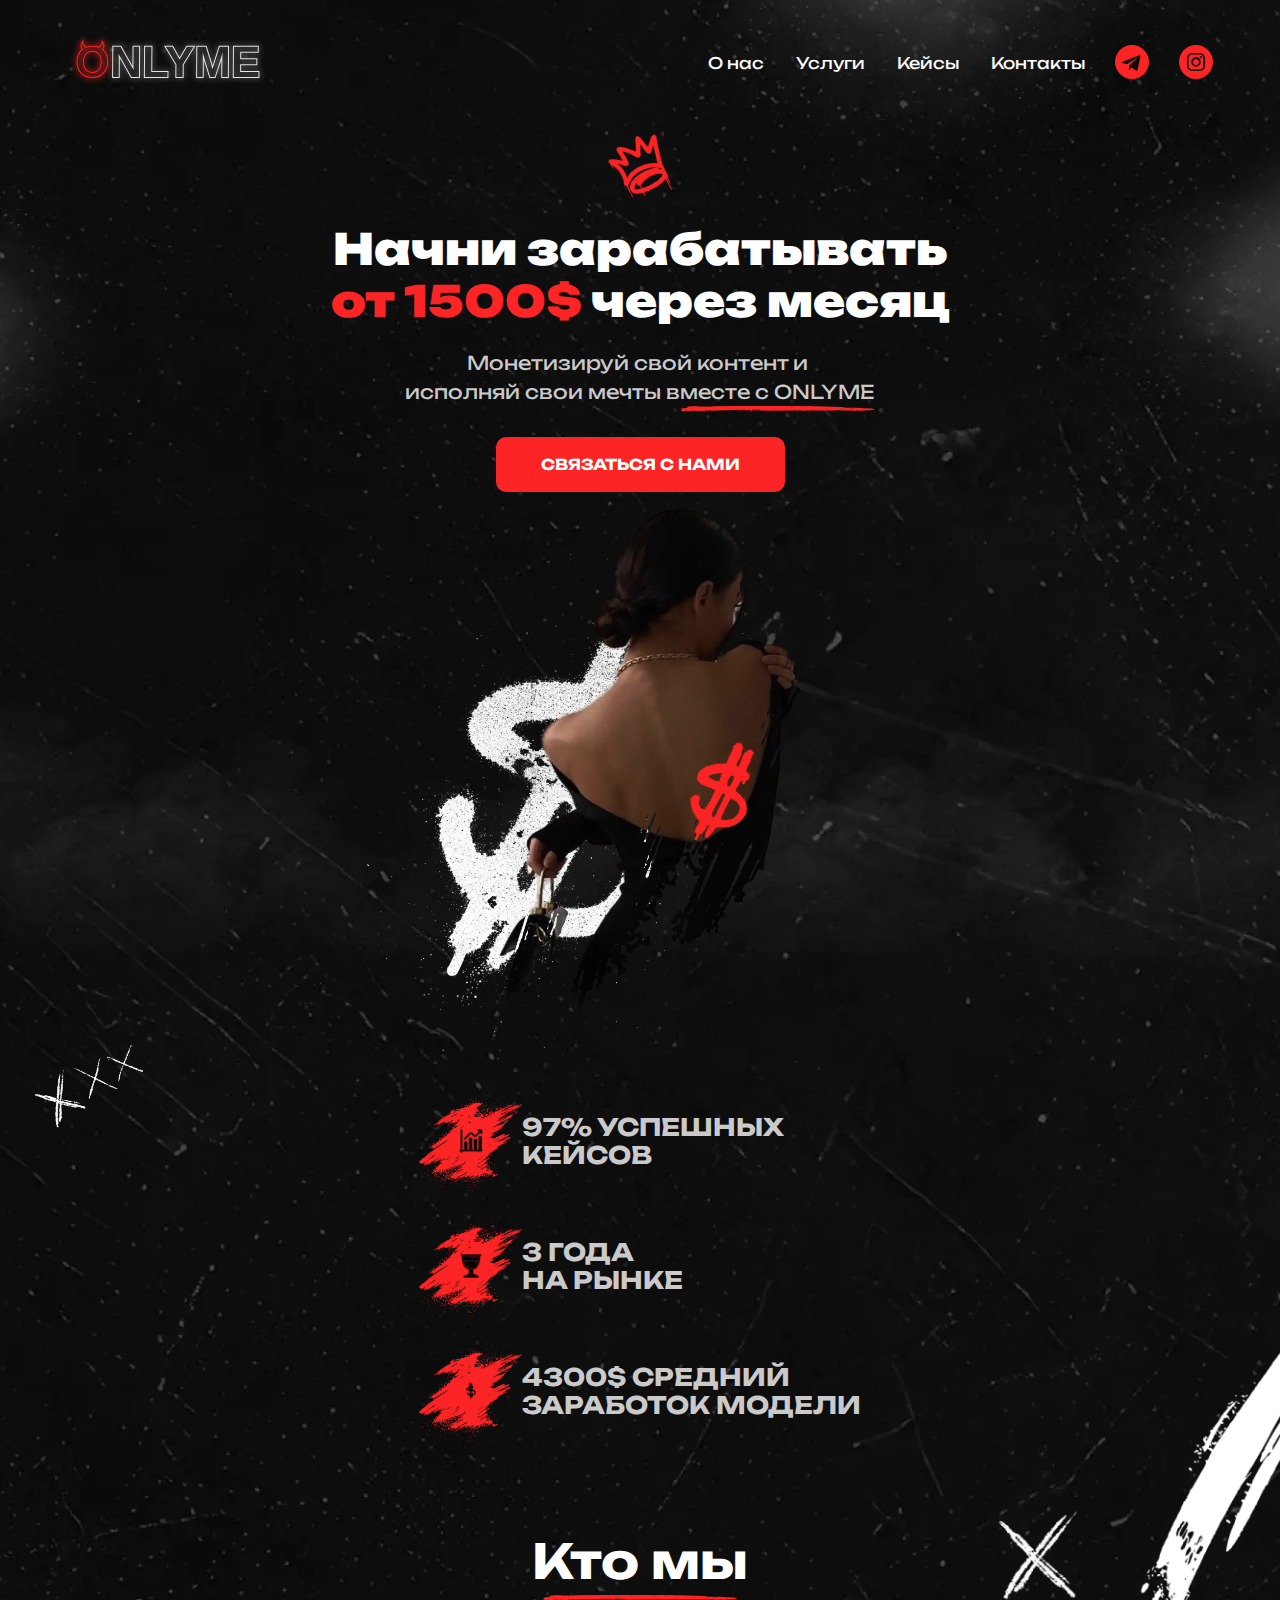
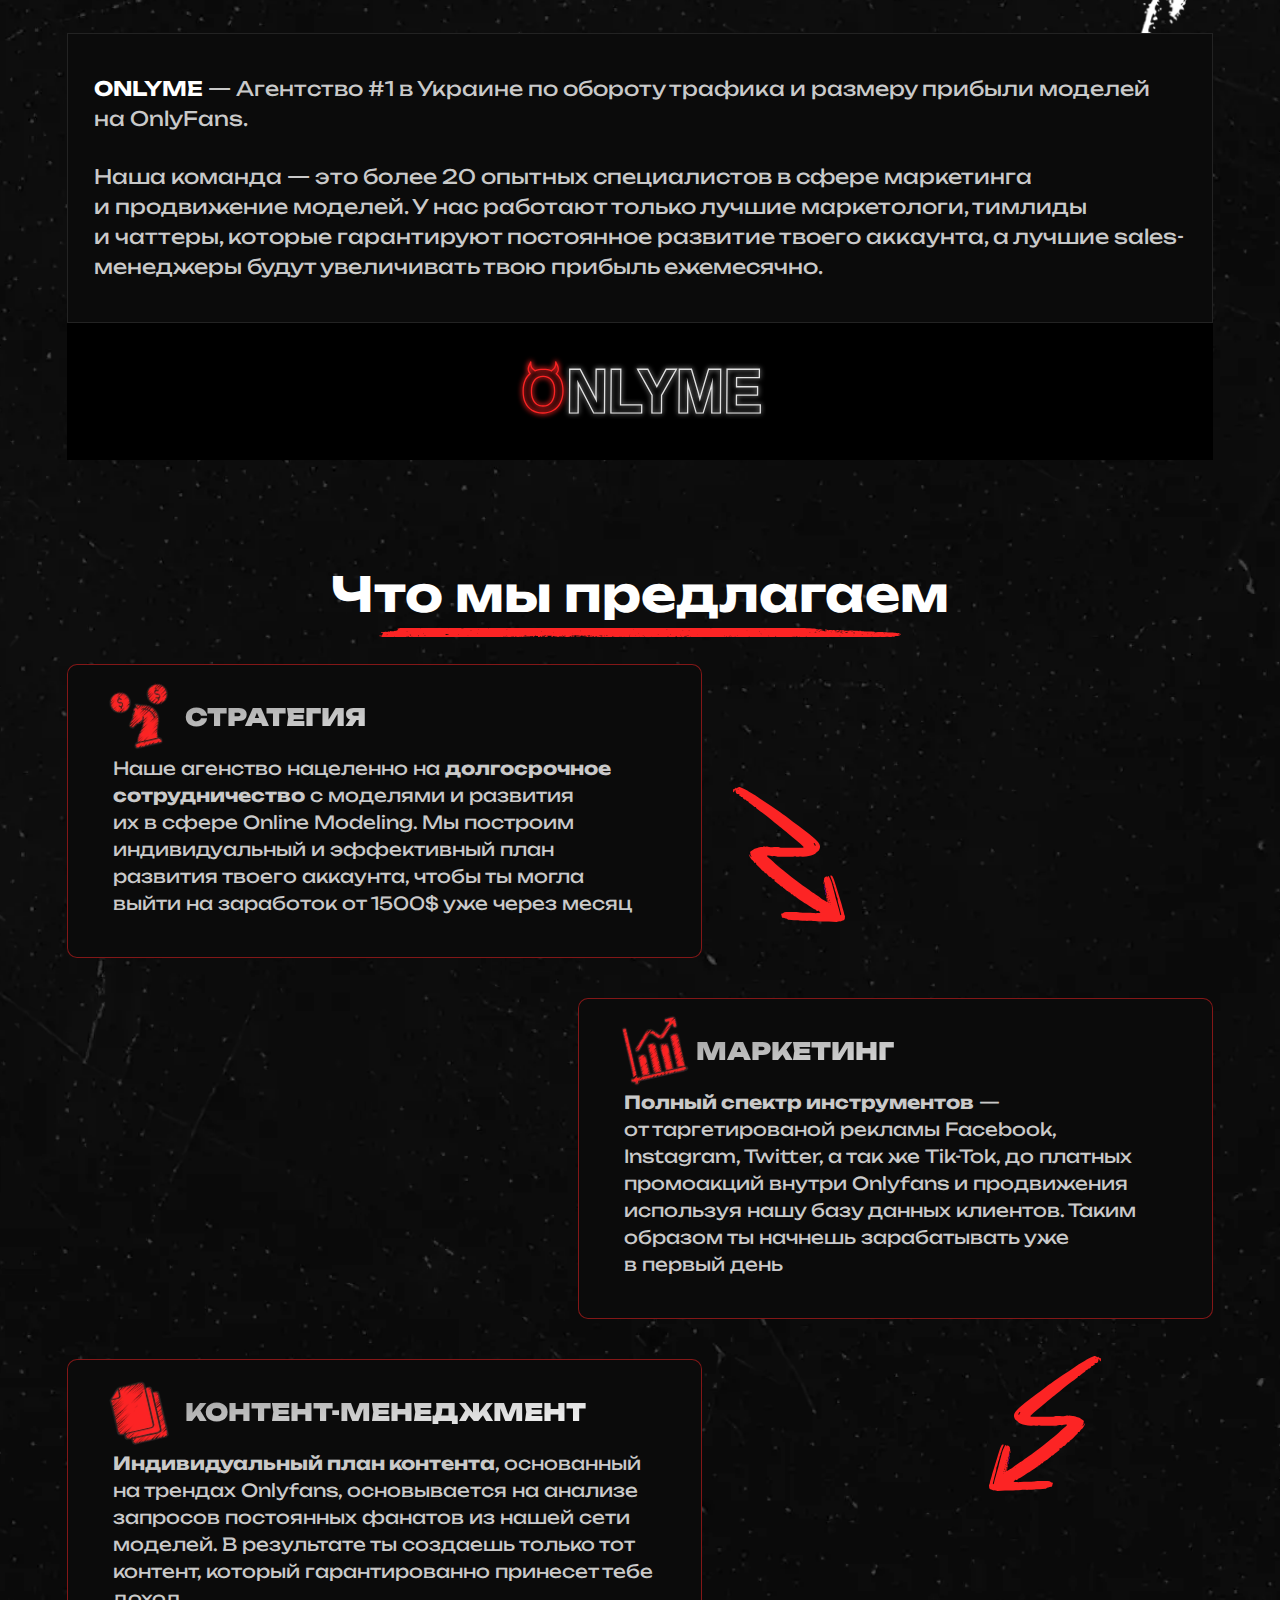
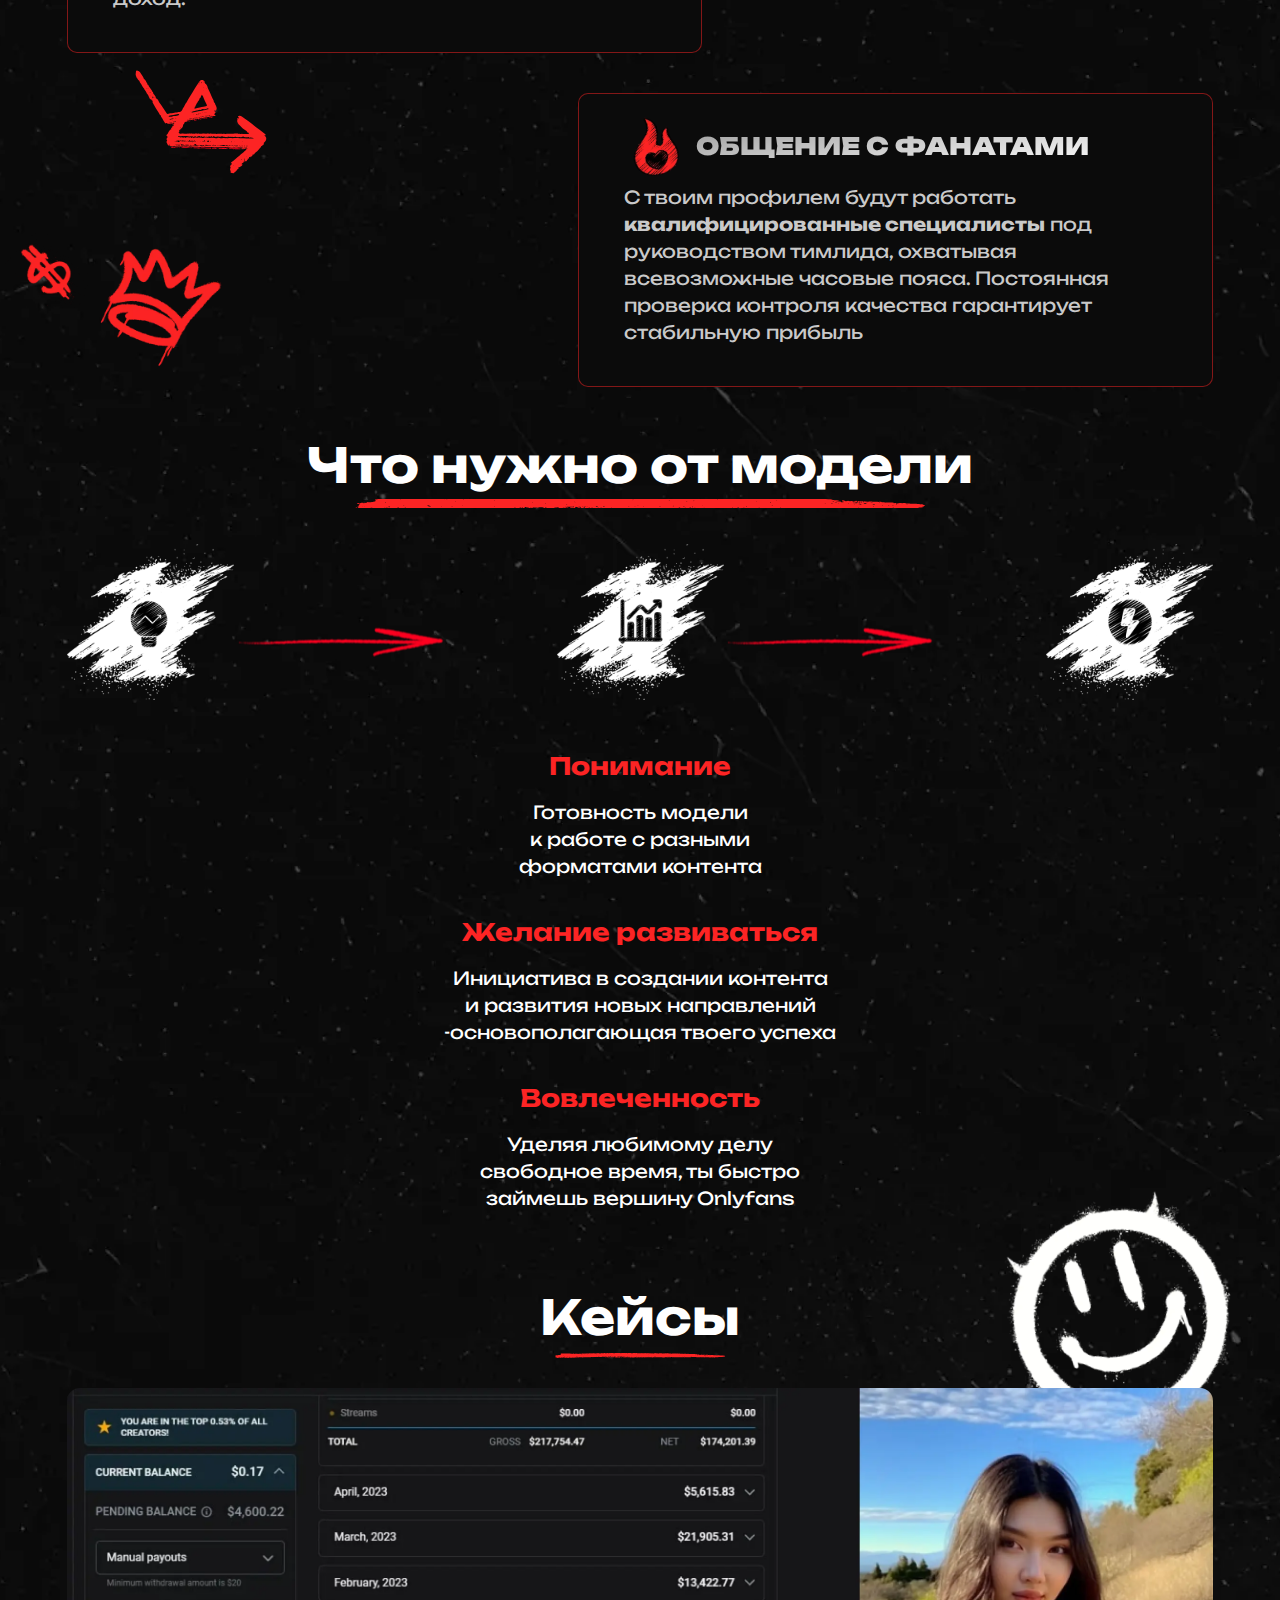
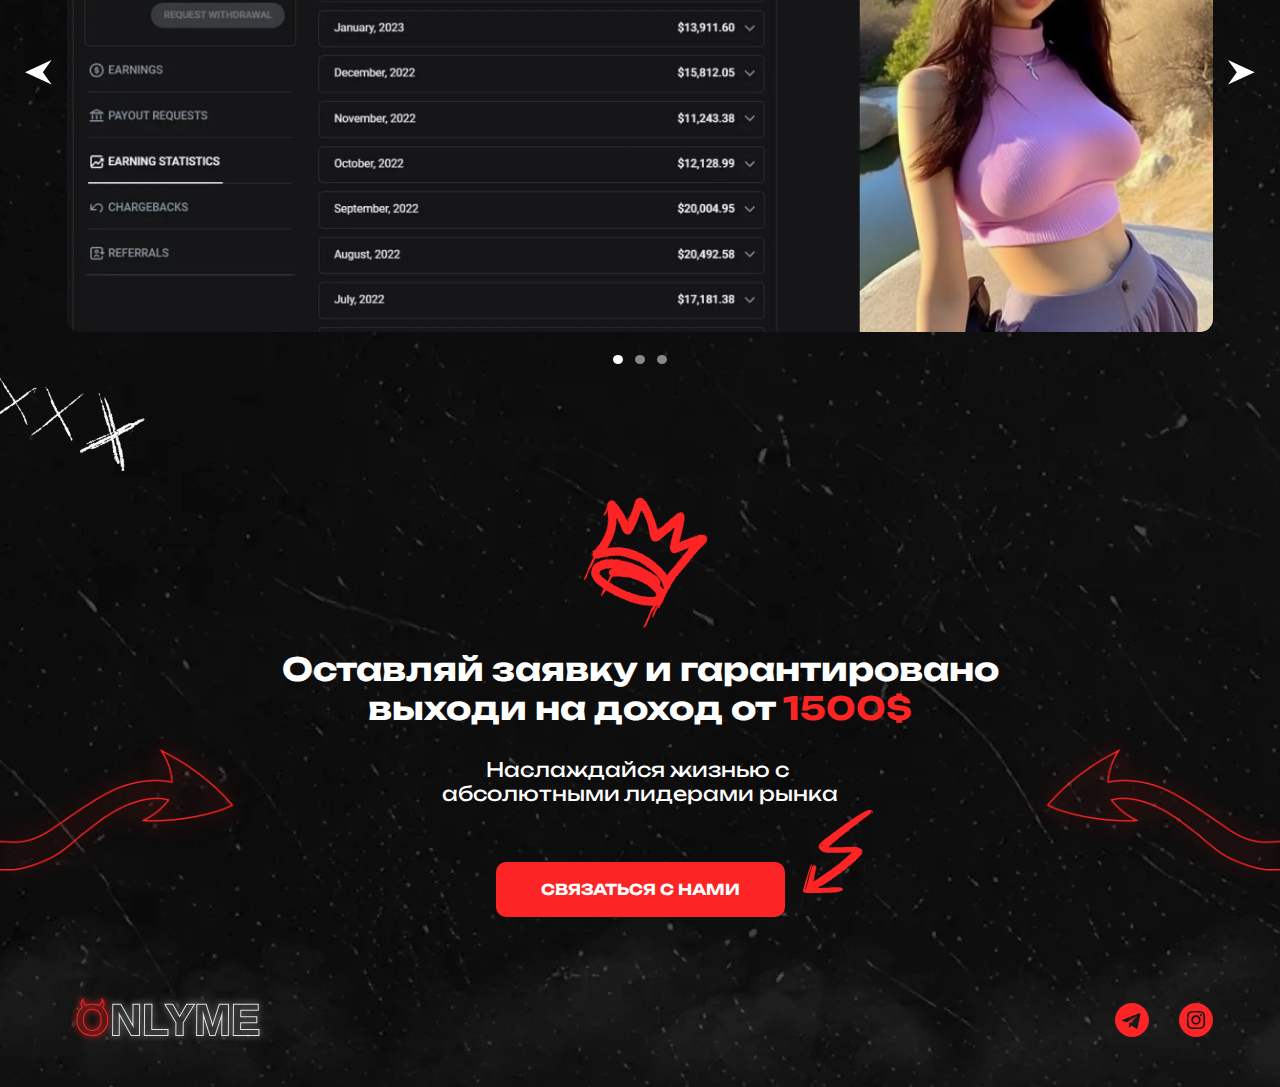
<file: index.html>
<!DOCTYPE html><html lang="ru"><head><title>ONLYME</title><meta charset="UTF-8"><meta name="format-detection" content="telephone=no"><link rel="stylesheet" href="css/style.min.css?_v=20240410133704"><link rel="shortcut icon" href="img/favicon.png"><meta name="robots" content="noindex, nofollow"><meta name="viewport" content="width=device-width,initial-scale=1,maximum-scale=1"></head><body><div class="wrapper"><header class="header"><div class="header__container"><a class="header__logo"><img src="img/logo.svg" width="200" height="82" alt="Onlyme логотип"></a><div class="menu"><button class="menu__icon icon-menu" aria-label="Открыть меню"><span></span></button><nav class="menu__body"><ul class="menu__list"><li class="menu__item"><a class="menu__link" href="#we">О нас</a></li><li class="menu__item"><a class="menu__link" href="#offer">Услуги</a></li><li class="menu__item"><a class="menu__link" href="#cases">Кейсы</a></li><li class="menu__item"><a class="menu__link" href="#contacts">Контакты</a></li></ul></nav></div><div class="socials-header" data-da=".menu__body, 991, 1"><ul class="socials-header__list"><li class="socials-header__item"><a class="socials-header__link" target="_blank" href="https://t.me/HR_Onlyme">Перейти в телеграм <svg width="34" height="34" viewBox="0 0 34 34" fill="none" xmlns="http://www.w3.org/2000/svg"><path fill-rule="evenodd" clip-rule="evenodd" d="M0 17C0 26.3888 7.61116 34 17 34C26.3888 34 34 26.3888 34 17C34 7.61116 26.3888 0 17 0C7.61116 0 0 7.61116 0 17ZM13.8833 24.7917L14.1726 20.4583L22.0553 13.3443C22.4013 13.0372 21.9798 12.8875 21.5205 13.166L11.7918 19.3037L7.58957 17.9921C6.68206 17.7143 6.67555 17.0907 7.79331 16.6423L24.1686 10.3281C24.9165 9.98856 25.6383 10.5077 25.3528 11.6524L22.5641 24.7939C22.3694 25.7277 21.8051 25.9511 21.0233 25.5197L16.7753 22.3812L14.7333 24.3667C14.7269 24.3729 14.7205 24.3792 14.7141 24.3854C14.4857 24.6077 14.2968 24.7917 13.8833 24.7917Z"/></svg></a></li><li class="socials-header__item"><a class="socials-header__link" target="_blank" href="https://www.instagram.com/ccryptounion?igsh=MXVub2sxZHBoMmx3Zw%3D%3D&utm_source=qr">Перейти в инстаграм <svg width="34" height="34" viewBox="0 0 34 34" fill="none" xmlns="http://www.w3.org/2000/svg"><path fill-rule="evenodd" clip-rule="evenodd" d="M17 0C7.61116 0 0 7.61116 0 17C0 26.3888 7.61116 34 17 34C26.3888 34 34 26.3888 34 17C34 7.61116 26.3888 0 17 0ZM13.2623 7.98811C14.2294 7.9441 14.5385 7.93333 17.0009 7.93333H16.998C19.4612 7.93333 19.769 7.9441 20.7362 7.98811C21.7014 8.03231 22.3606 8.18513 22.9386 8.40934C23.5355 8.64073 24.0399 8.95051 24.5442 9.45485C25.0485 9.95881 25.3583 10.4647 25.5907 11.061C25.8136 11.6375 25.9666 12.2963 26.0119 13.2616C26.0553 14.2287 26.0667 14.5377 26.0667 17.0001C26.0667 19.4625 26.0553 19.7707 26.0119 20.7379C25.9666 21.7027 25.8136 22.3618 25.5907 22.9384C25.3583 23.5346 25.0485 24.0404 24.5442 24.5444C24.0404 25.0487 23.5353 25.3593 22.9392 25.5908C22.3623 25.8151 21.7027 25.9679 20.7375 26.0121C19.7704 26.0561 19.4623 26.0669 16.9997 26.0669C14.5375 26.0669 14.2287 26.0561 13.2616 26.0121C12.2965 25.9679 11.6375 25.8151 11.0606 25.5908C10.4647 25.3593 9.95881 25.0487 9.45504 24.5444C8.95089 24.0404 8.64111 23.5346 8.40934 22.9383C8.18531 22.3618 8.0325 21.7029 7.98811 20.7377C7.94429 19.7706 7.93333 19.4625 7.93333 17.0001C7.93333 14.5377 7.94467 14.2285 7.98792 13.2614C8.03137 12.2965 8.18437 11.6375 8.40915 11.0608C8.64149 10.4647 8.95127 9.95881 9.4556 9.45485C9.95957 8.9507 10.4654 8.64092 11.0617 8.40934C11.6382 8.18513 12.2971 8.03231 13.2623 7.98811Z"/><path fill-rule="evenodd" clip-rule="evenodd" d="M16.1875 9.56672C16.3454 9.56647 16.5153 9.56655 16.6987 9.56663L17.0008 9.56672C19.4217 9.56672 19.7086 9.57541 20.6646 9.61885C21.5486 9.65927 22.0284 9.80699 22.348 9.93109C22.7711 10.0954 23.0727 10.2919 23.3899 10.6092C23.7072 10.9265 23.9037 11.2288 24.0684 11.6519C24.1925 11.9711 24.3404 12.4509 24.3806 13.3349C24.4241 14.2907 24.4335 14.5778 24.4335 16.9975C24.4335 19.4172 24.4241 19.7043 24.3806 20.6601C24.3402 21.5441 24.1925 22.0239 24.0684 22.3431C23.9041 22.7662 23.7072 23.0675 23.3899 23.3846C23.0726 23.702 22.7713 23.8984 22.348 24.0628C22.0287 24.1874 21.5486 24.3348 20.6646 24.3752C19.7088 24.4186 19.4217 24.4281 17.0008 24.4281C14.5798 24.4281 14.2929 24.4186 13.3371 24.3752C12.4531 24.3344 11.9733 24.1867 11.6535 24.0626C11.2304 23.8982 10.9282 23.7018 10.6109 23.3845C10.2935 23.0671 10.0971 22.7656 9.93236 22.3423C9.80826 22.0231 9.66036 21.5433 9.62013 20.6593C9.57668 19.7035 9.56799 19.4164 9.56799 16.9952C9.56799 14.574 9.57668 14.2884 9.62013 13.3326C9.66055 12.4486 9.80826 11.9688 9.93236 11.6492C10.0967 11.2261 10.2935 10.9239 10.6109 10.6066C10.9282 10.2892 11.2304 10.0928 11.6535 9.92807C11.9731 9.8034 12.4531 9.65606 13.3371 9.61545C14.1735 9.57767 14.4977 9.56634 16.1875 9.56445V9.56672ZM21.8406 11.0722C21.2399 11.0722 20.7526 11.5589 20.7526 12.1598C20.7526 12.7605 21.2399 13.2478 21.8406 13.2478C22.4413 13.2478 22.9286 12.7605 22.9286 12.1598C22.9286 11.5591 22.4413 11.0722 21.8406 11.0722ZM12.3447 16.9996C12.3447 14.4282 14.4295 12.3434 17.0008 12.3434C19.5721 12.3434 21.6563 14.4282 21.6563 16.9996C21.6563 19.5709 19.5722 21.6548 17.0008 21.6548C14.4295 21.6548 12.3447 19.5709 12.3447 16.9996Z"/><path d="M17.0009 13.9785C18.6699 13.9785 20.0231 15.3315 20.0231 17.0007C20.0231 18.6698 18.6699 20.023 17.0009 20.023C15.3317 20.023 13.9786 18.6698 13.9786 17.0007C13.9786 15.3315 15.3317 13.9785 17.0009 13.9785Z"/></svg></a></li></ul></div></div></header><main class="page"><section class="hero"><span class="hero__shadow hero__shadow_1"></span> <span class="hero__shadow hero__shadow_2"></span> <span class="hero__shadow hero__shadow_3"></span><div class="hero__container"><div class="hero__body"><div class="left-hero"><div class="left-hero__icon"><picture><source srcset="img/hero/icon.webp" type="image/webp"><img src="img/hero/icon.png" width="99" height="114" alt=""></picture></div><h1 class="left-hero__title">Начни зарабатывать<br><span>от 1500$</span> через месяц</h1><div class="left-hero__descr">Монетизируй свой контент и <br>исполняй свои мечты вместе с ONLYME</div><a class="left-hero__btn btn" href="https://t.me/HR_Onlyme" target="_blank">СВЯЗАТЬСЯ С НАМИ</a></div><div class="hero__image"><picture><source srcset="img/hero/girl.webp" type="image/webp"><img src="img/hero/girl.png" alt=""></picture></div></div><ul class="hero__columns"><li class="column-hero"><div class="column-hero__icon column-hero__icon_1"><picture><source srcset="img/hero/icons/1.webp" type="image/webp"><img src="img/hero/icons/1.png" width="26" height="26" alt=""></picture></div><div class="column-hero__descr">97% УСПЕШНЫХ<br>КЕЙСОВ</div></li><li class="column-hero"><div class="column-hero__icon column-hero__icon_2"><picture><source srcset="img/hero/icons/2.webp" type="image/webp"><img src="img/hero/icons/2.png" width="25" height="25" alt=""></picture></div><div class="column-hero__descr">3 ГОДА<br>НА РЫНКЕ</div></li><li class="column-hero"><div class="column-hero__icon column-hero__icon_3"><picture><source srcset="img/hero/icons/3.webp" type="image/webp"><img src="img/hero/icons/3.png" width="54" height="57" alt=""></picture></div><div class="column-hero__descr">4300$ СРЕДНИЙ<br>ЗАРАБОТОК МОДЕЛИ</div></li></ul></div></section><section class="we" id="we"><div class="we__container"><h2 class="we__title title">Кто мы</h2><div class="we__body"><div class="we__left"><p><b>ONLYME</b> — Агентство #1 в Украине по обороту трафика и размеру прибыли моделей на OnlyFans.</p><p>Наша команда — это более 20 опытных специалистов в сфере маркетинга и продвижение моделей. У нас работают только лучшие маркетологи, тимлиды и чаттеры, которые гарантируют постоянное развитие твоего аккаунта, а лучшие sales-менеджеры будут увеличивать твою прибыль ежемесячно.</p></div><div class="we__right"><div class="we__icon"><img src="img/we-logo.svg" width="317" height="105" alt=""></div></div></div></div></section><section class="offer" id="offer"><div class="offer__container"><h2 class="offer__title title">Что мы предлагаем</h2><ul class="offer__columns"><li class="item-offer item-offer_1"><h3 class="item-offer__label item-offer__label_1">СТРАТЕГИЯ</h3><p class="item-offer__descr">Наше агенство нацеленно на <b>долгосрочное сотрудничество</b> с моделями и развития их в сфере Online Modeling. Мы построим индивидуальный и эффективный план развития твоего аккаунта, чтобы ты могла выйти на заработок от 1500$ уже через месяц</p></li><li class="item-offer item-offer_2"><h3 class="item-offer__label item-offer__label_2">МАРКЕТИНГ</h3><p class="item-offer__descr"><b>Полный спектр инструментов</b> — от таргетированой рекламы Facebook, Instagram, Twitter, а так же Tik-Tok, до платных промоакций внутри Onlyfans и продвижения используя нашу базу данных клиентов. Таким образом ты начнешь зарабатывать уже в первый день</p></li><li class="item-offer item-offer_3"><h3 class="item-offer__label item-offer__label_3">КОНТЕНТ-МЕНЕДЖМЕНТ</h3><p class="item-offer__descr"><b>Индивидуальный план контента</b>, основанный на трендах Onlyfans, основывается на анализе запросов постоянных фанатов из нашей сети моделей. В результате ты создаешь только тот контент, который гарантированно принесет тебе доход.</p></li><li class="item-offer item-offer_4"><h3 class="item-offer__label item-offer__label_4">ОБЩЕНИЕ С ФАНАТАМИ</h3><p class="item-offer__descr">С твоим профилем будут работать <b>квалифицированные специалисты</b> под руководством тимлида, охватывая всевозможные часовые пояса. Постоянная проверка контроля качества гарантирует стабильную прибыль</p></li></ul></div></section><section class="req"><div class="req__container"><h2 class="req__title title">Что нужно от модели</h2><ul class="req__icons"><li class="icon-req icon-req_1"><picture><source srcset="img/req/icons/1.webp" type="image/webp"><img src="img/req/icons/1.png" width="67" height="67" alt=""></picture></li><li class="icon-req icon-req_2"><picture><source srcset="img/req/icons/2.webp" type="image/webp"><img src="img/req/icons/2.png" width="56" height="56" alt=""></picture></li><li class="icon-req icon-req_3"><picture><source srcset="img/req/icons/3.webp" type="image/webp"><img src="img/req/icons/3.png" width="90" height="90" alt=""></picture></li></ul><ul class="req__cols"><li class="col-req col-req_1"><h3 class="col-req__label">Понимание</h3><p class="col-req__descr">Готовность модели к работе с разными форматами контента</p></li><li class="col-req col-req_2"><h3 class="col-req__label">Желание развиваться</h3><p class="col-req__descr">Инициатива в создании контента и развития новых направлений -основополагающая твоего успеха</p></li><li class="col-req col-req_3"><h3 class="col-req__label">Вовлеченность</h3><p class="col-req__descr">Уделяя любимому делу свободное время, ты быстро займешь вершину Onlyfans</p></li></ul></div></section><section class="cases" id="cases"><div class="cases__container"><h2 class="cases__title title">Кейсы</h2><div class="cases__body"><div class="cases__slider swiper"><div class="cases__wrapper swiper-wrapper" data-gallery><div class="cases__slide swiper-slide" data-src="img/cases/01.jpg"><picture><source srcset="img/cases/01.webp" type="image/webp"><img src="img/cases/01.jpg" width="1200" height="570" alt=""></picture></div><div class="cases__slide swiper-slide" data-src="img/cases/02.jpg"><picture><source srcset="img/cases/02.webp" type="image/webp"><img src="img/cases/02.jpg" width="1200" height="570" alt=""></picture></div><div class="cases__slide swiper-slide" data-src="img/cases/03.jpg"><picture><source srcset="img/cases/03.webp" type="image/webp"><img src="img/cases/03.jpg" width="1200" height="570" alt=""></picture></div></div></div><div class="cases__btns"><button class="cases__btn cases__btn_prev">Предыдщуй слайд <svg width="38" height="35" viewBox="0 0 38 35" fill="none" xmlns="http://www.w3.org/2000/svg"><path d="M0 17.3217L37.5 0.00119225L25.1251 17.3219L37.5 34.6422L0 17.3217Z"/></svg></button> <button class="cases__btn cases__btn_next">Следующий слайд <svg width="38" height="35" viewBox="0 0 38 35" fill="none" xmlns="http://www.w3.org/2000/svg"><path d="M37.5 17.3205L2.23517e-06 -2.84528e-05L12.3749 17.3207L2.23517e-06 34.641L37.5 17.3205Z"/></svg></button></div></div><div class="cases__pagination"></div></div></section><section class="application" id="contacts"><div class="application__container"><div class="application__body"><div class="application__icon"><img src="img/application/crown.svg" width="148" height="163" alt=""></div><h2 class="application__title">Оставляй заявку и гарантировано<br>выходи на доход от <span>1500$</span></h2><h3 class="application__descr">Наслаждайся жизнью с <br>абсолютными лидерами рынка</h3><a class="application__btn btn" target="_blank" href="https://t.me/HR_Onlyme">СВЯЗАТЬСЯ С НАМИ</a></div></div></section></main><footer class="footer"><div class="footer__container"><a class="footer__logo"><img src="img/logo.svg" width="200" height="82" alt="Onlyme логотип"></a><div class="footer__socials socials-header"><ul class="socials-header__list"><li class="socials-header__item"><a class="socials-header__link" target="_blank" href="https://t.me/HR_Onlyme">Перейти в телеграм <svg width="34" height="34" viewBox="0 0 34 34" fill="none" xmlns="http://www.w3.org/2000/svg"><path fill-rule="evenodd" clip-rule="evenodd" d="M0 17C0 26.3888 7.61116 34 17 34C26.3888 34 34 26.3888 34 17C34 7.61116 26.3888 0 17 0C7.61116 0 0 7.61116 0 17ZM13.8833 24.7917L14.1726 20.4583L22.0553 13.3443C22.4013 13.0372 21.9798 12.8875 21.5205 13.166L11.7918 19.3037L7.58957 17.9921C6.68206 17.7143 6.67555 17.0907 7.79331 16.6423L24.1686 10.3281C24.9165 9.98856 25.6383 10.5077 25.3528 11.6524L22.5641 24.7939C22.3694 25.7277 21.8051 25.9511 21.0233 25.5197L16.7753 22.3812L14.7333 24.3667C14.7269 24.3729 14.7205 24.3792 14.7141 24.3854C14.4857 24.6077 14.2968 24.7917 13.8833 24.7917Z"/></svg></a></li><li class="socials-header__item"><a class="socials-header__link" target="_blank" href="https://www.instagram.com/ccryptounion?igsh=MXVub2sxZHBoMmx3Zw%3D%3D&utm_source=qr">Перейти в инстаграм <svg width="34" height="34" viewBox="0 0 34 34" fill="none" xmlns="http://www.w3.org/2000/svg"><path fill-rule="evenodd" clip-rule="evenodd" d="M17 0C7.61116 0 0 7.61116 0 17C0 26.3888 7.61116 34 17 34C26.3888 34 34 26.3888 34 17C34 7.61116 26.3888 0 17 0ZM13.2623 7.98811C14.2294 7.9441 14.5385 7.93333 17.0009 7.93333H16.998C19.4612 7.93333 19.769 7.9441 20.7362 7.98811C21.7014 8.03231 22.3606 8.18513 22.9386 8.40934C23.5355 8.64073 24.0399 8.95051 24.5442 9.45485C25.0485 9.95881 25.3583 10.4647 25.5907 11.061C25.8136 11.6375 25.9666 12.2963 26.0119 13.2616C26.0553 14.2287 26.0667 14.5377 26.0667 17.0001C26.0667 19.4625 26.0553 19.7707 26.0119 20.7379C25.9666 21.7027 25.8136 22.3618 25.5907 22.9384C25.3583 23.5346 25.0485 24.0404 24.5442 24.5444C24.0404 25.0487 23.5353 25.3593 22.9392 25.5908C22.3623 25.8151 21.7027 25.9679 20.7375 26.0121C19.7704 26.0561 19.4623 26.0669 16.9997 26.0669C14.5375 26.0669 14.2287 26.0561 13.2616 26.0121C12.2965 25.9679 11.6375 25.8151 11.0606 25.5908C10.4647 25.3593 9.95881 25.0487 9.45504 24.5444C8.95089 24.0404 8.64111 23.5346 8.40934 22.9383C8.18531 22.3618 8.0325 21.7029 7.98811 20.7377C7.94429 19.7706 7.93333 19.4625 7.93333 17.0001C7.93333 14.5377 7.94467 14.2285 7.98792 13.2614C8.03137 12.2965 8.18437 11.6375 8.40915 11.0608C8.64149 10.4647 8.95127 9.95881 9.4556 9.45485C9.95957 8.9507 10.4654 8.64092 11.0617 8.40934C11.6382 8.18513 12.2971 8.03231 13.2623 7.98811Z"/><path fill-rule="evenodd" clip-rule="evenodd" d="M16.1875 9.56672C16.3454 9.56647 16.5153 9.56655 16.6987 9.56663L17.0008 9.56672C19.4217 9.56672 19.7086 9.57541 20.6646 9.61885C21.5486 9.65927 22.0284 9.80699 22.348 9.93109C22.7711 10.0954 23.0727 10.2919 23.3899 10.6092C23.7072 10.9265 23.9037 11.2288 24.0684 11.6519C24.1925 11.9711 24.3404 12.4509 24.3806 13.3349C24.4241 14.2907 24.4335 14.5778 24.4335 16.9975C24.4335 19.4172 24.4241 19.7043 24.3806 20.6601C24.3402 21.5441 24.1925 22.0239 24.0684 22.3431C23.9041 22.7662 23.7072 23.0675 23.3899 23.3846C23.0726 23.702 22.7713 23.8984 22.348 24.0628C22.0287 24.1874 21.5486 24.3348 20.6646 24.3752C19.7088 24.4186 19.4217 24.4281 17.0008 24.4281C14.5798 24.4281 14.2929 24.4186 13.3371 24.3752C12.4531 24.3344 11.9733 24.1867 11.6535 24.0626C11.2304 23.8982 10.9282 23.7018 10.6109 23.3845C10.2935 23.0671 10.0971 22.7656 9.93236 22.3423C9.80826 22.0231 9.66036 21.5433 9.62013 20.6593C9.57668 19.7035 9.56799 19.4164 9.56799 16.9952C9.56799 14.574 9.57668 14.2884 9.62013 13.3326C9.66055 12.4486 9.80826 11.9688 9.93236 11.6492C10.0967 11.2261 10.2935 10.9239 10.6109 10.6066C10.9282 10.2892 11.2304 10.0928 11.6535 9.92807C11.9731 9.8034 12.4531 9.65606 13.3371 9.61545C14.1735 9.57767 14.4977 9.56634 16.1875 9.56445V9.56672ZM21.8406 11.0722C21.2399 11.0722 20.7526 11.5589 20.7526 12.1598C20.7526 12.7605 21.2399 13.2478 21.8406 13.2478C22.4413 13.2478 22.9286 12.7605 22.9286 12.1598C22.9286 11.5591 22.4413 11.0722 21.8406 11.0722ZM12.3447 16.9996C12.3447 14.4282 14.4295 12.3434 17.0008 12.3434C19.5721 12.3434 21.6563 14.4282 21.6563 16.9996C21.6563 19.5709 19.5722 21.6548 17.0008 21.6548C14.4295 21.6548 12.3447 19.5709 12.3447 16.9996Z"/><path d="M17.0009 13.9785C18.6699 13.9785 20.0231 15.3315 20.0231 17.0007C20.0231 18.6698 18.6699 20.023 17.0009 20.023C15.3317 20.023 13.9786 18.6698 13.9786 17.0007C13.9786 15.3315 15.3317 13.9785 17.0009 13.9785Z"/></svg></a></li></ul></div></div></footer></div><script src="js/app.min.js?_v=20240410133704"></script></body></html>
</file>
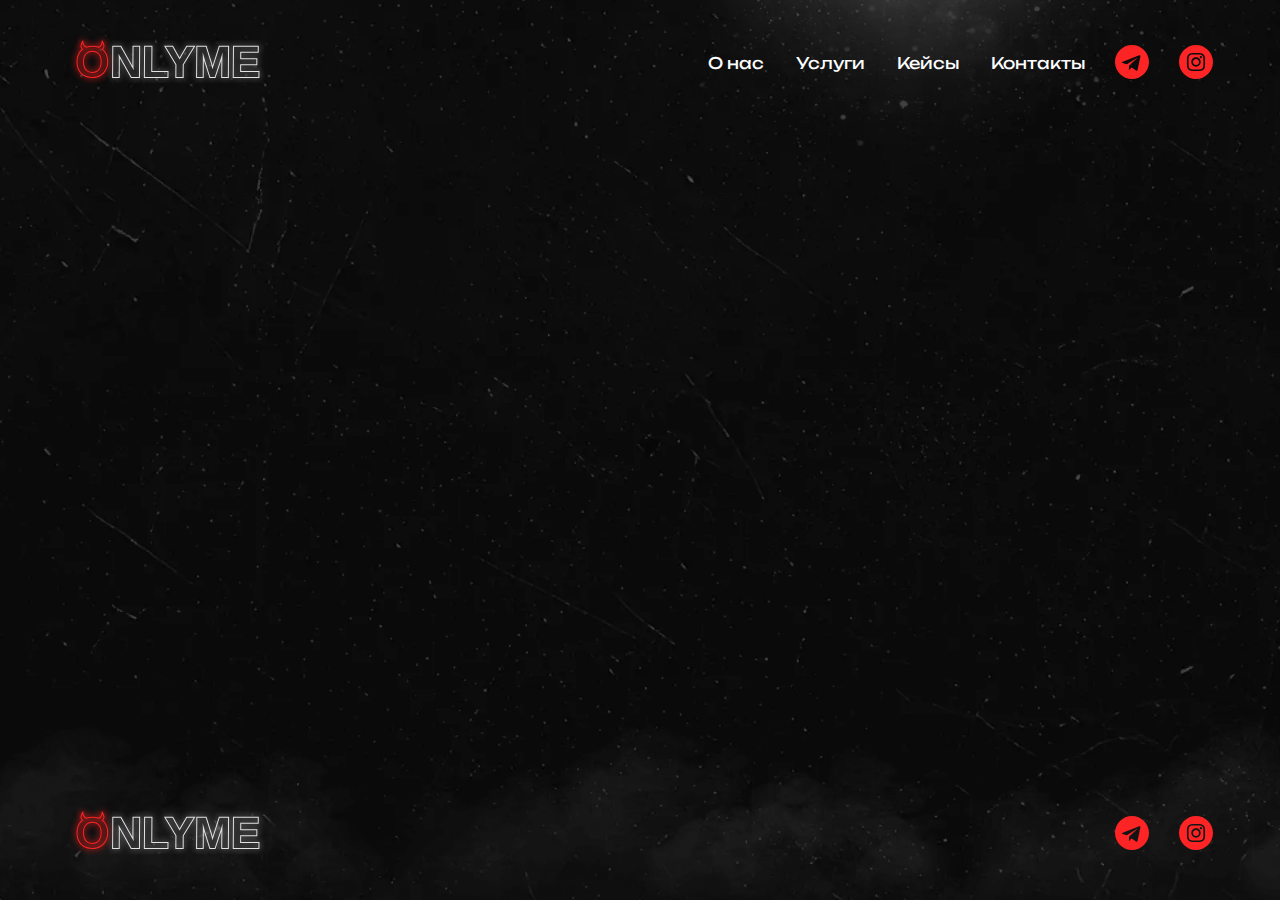
<file: page.html>
<!DOCTYPE html><html lang="ru"><head><title>Контакты</title><meta charset="UTF-8"><meta name="format-detection" content="telephone=no"><link rel="stylesheet" href="css/style.min.css?_v=20240405141759"><!-- <link rel="shortcut icon" href="img/favicon.png"> --><meta name="robots" content="noindex, nofollow"><meta name="viewport" content="width=device-width,initial-scale=1,maximum-scale=1"></head><body><div class="wrapper"><header class="header"><div class="header__container"><a class="header__logo" href=""><img src="img/logo.svg" width="200" height="82" alt="Onlyme логотип"></a><div class="menu"><button class="menu__icon icon-menu" aria-label="Открыть меню"><span></span></button><nav class="menu__body"><ul class="menu__list"><li class="menu__item"><a class="menu__link" href="">О нас</a></li><li class="menu__item"><a class="menu__link" href="">Услуги</a></li><li class="menu__item"><a class="menu__link" href="">Кейсы</a></li><li class="menu__item"><a class="menu__link" href="">Контакты</a></li></ul></nav></div><div class="socials-header" data-da=".menu__body, 991, 1"><ul class="socials-header__list"><li class="socials-header__item"><a class="socials-header__link" href="">Перейти в телеграм <svg width="34" height="34" viewBox="0 0 34 34" fill="none" xmlns="http://www.w3.org/2000/svg"><path fill-rule="evenodd" clip-rule="evenodd" d="M0 17C0 26.3888 7.61116 34 17 34C26.3888 34 34 26.3888 34 17C34 7.61116 26.3888 0 17 0C7.61116 0 0 7.61116 0 17ZM13.8833 24.7917L14.1726 20.4583L22.0553 13.3443C22.4013 13.0372 21.9798 12.8875 21.5205 13.166L11.7918 19.3037L7.58957 17.9921C6.68206 17.7143 6.67555 17.0907 7.79331 16.6423L24.1686 10.3281C24.9165 9.98856 25.6383 10.5077 25.3528 11.6524L22.5641 24.7939C22.3694 25.7277 21.8051 25.9511 21.0233 25.5197L16.7753 22.3812L14.7333 24.3667C14.7269 24.3729 14.7205 24.3792 14.7141 24.3854C14.4857 24.6077 14.2968 24.7917 13.8833 24.7917Z"/></svg></a></li><li class="socials-header__item"><a class="socials-header__link" href="">Перейти в инстаграм <svg width="34" height="34" viewBox="0 0 34 34" fill="none" xmlns="http://www.w3.org/2000/svg"><path fill-rule="evenodd" clip-rule="evenodd" d="M17 0C7.61116 0 0 7.61116 0 17C0 26.3888 7.61116 34 17 34C26.3888 34 34 26.3888 34 17C34 7.61116 26.3888 0 17 0ZM13.2623 7.98811C14.2294 7.9441 14.5385 7.93333 17.0009 7.93333H16.998C19.4612 7.93333 19.769 7.9441 20.7362 7.98811C21.7014 8.03231 22.3606 8.18513 22.9386 8.40934C23.5355 8.64073 24.0399 8.95051 24.5442 9.45485C25.0485 9.95881 25.3583 10.4647 25.5907 11.061C25.8136 11.6375 25.9666 12.2963 26.0119 13.2616C26.0553 14.2287 26.0667 14.5377 26.0667 17.0001C26.0667 19.4625 26.0553 19.7707 26.0119 20.7379C25.9666 21.7027 25.8136 22.3618 25.5907 22.9384C25.3583 23.5346 25.0485 24.0404 24.5442 24.5444C24.0404 25.0487 23.5353 25.3593 22.9392 25.5908C22.3623 25.8151 21.7027 25.9679 20.7375 26.0121C19.7704 26.0561 19.4623 26.0669 16.9997 26.0669C14.5375 26.0669 14.2287 26.0561 13.2616 26.0121C12.2965 25.9679 11.6375 25.8151 11.0606 25.5908C10.4647 25.3593 9.95881 25.0487 9.45504 24.5444C8.95089 24.0404 8.64111 23.5346 8.40934 22.9383C8.18531 22.3618 8.0325 21.7029 7.98811 20.7377C7.94429 19.7706 7.93333 19.4625 7.93333 17.0001C7.93333 14.5377 7.94467 14.2285 7.98792 13.2614C8.03137 12.2965 8.18437 11.6375 8.40915 11.0608C8.64149 10.4647 8.95127 9.95881 9.4556 9.45485C9.95957 8.9507 10.4654 8.64092 11.0617 8.40934C11.6382 8.18513 12.2971 8.03231 13.2623 7.98811Z"/><path fill-rule="evenodd" clip-rule="evenodd" d="M16.1875 9.56672C16.3454 9.56647 16.5153 9.56655 16.6987 9.56663L17.0008 9.56672C19.4217 9.56672 19.7086 9.57541 20.6646 9.61885C21.5486 9.65927 22.0284 9.80699 22.348 9.93109C22.7711 10.0954 23.0727 10.2919 23.3899 10.6092C23.7072 10.9265 23.9037 11.2288 24.0684 11.6519C24.1925 11.9711 24.3404 12.4509 24.3806 13.3349C24.4241 14.2907 24.4335 14.5778 24.4335 16.9975C24.4335 19.4172 24.4241 19.7043 24.3806 20.6601C24.3402 21.5441 24.1925 22.0239 24.0684 22.3431C23.9041 22.7662 23.7072 23.0675 23.3899 23.3846C23.0726 23.702 22.7713 23.8984 22.348 24.0628C22.0287 24.1874 21.5486 24.3348 20.6646 24.3752C19.7088 24.4186 19.4217 24.4281 17.0008 24.4281C14.5798 24.4281 14.2929 24.4186 13.3371 24.3752C12.4531 24.3344 11.9733 24.1867 11.6535 24.0626C11.2304 23.8982 10.9282 23.7018 10.6109 23.3845C10.2935 23.0671 10.0971 22.7656 9.93236 22.3423C9.80826 22.0231 9.66036 21.5433 9.62013 20.6593C9.57668 19.7035 9.56799 19.4164 9.56799 16.9952C9.56799 14.574 9.57668 14.2884 9.62013 13.3326C9.66055 12.4486 9.80826 11.9688 9.93236 11.6492C10.0967 11.2261 10.2935 10.9239 10.6109 10.6066C10.9282 10.2892 11.2304 10.0928 11.6535 9.92807C11.9731 9.8034 12.4531 9.65606 13.3371 9.61545C14.1735 9.57767 14.4977 9.56634 16.1875 9.56445V9.56672ZM21.8406 11.0722C21.2399 11.0722 20.7526 11.5589 20.7526 12.1598C20.7526 12.7605 21.2399 13.2478 21.8406 13.2478C22.4413 13.2478 22.9286 12.7605 22.9286 12.1598C22.9286 11.5591 22.4413 11.0722 21.8406 11.0722ZM12.3447 16.9996C12.3447 14.4282 14.4295 12.3434 17.0008 12.3434C19.5721 12.3434 21.6563 14.4282 21.6563 16.9996C21.6563 19.5709 19.5722 21.6548 17.0008 21.6548C14.4295 21.6548 12.3447 19.5709 12.3447 16.9996Z"/><path d="M17.0009 13.9785C18.6699 13.9785 20.0231 15.3315 20.0231 17.0007C20.0231 18.6698 18.6699 20.023 17.0009 20.023C15.3317 20.023 13.9786 18.6698 13.9786 17.0007C13.9786 15.3315 15.3317 13.9785 17.0009 13.9785Z"/></svg></a></li></ul></div></div></header><main class="page"></main><footer class="footer"><div class="footer__container"><a class="footer__logo" href=""><img src="img/logo.svg" width="200" height="82" alt="Onlyme логотип"></a><div class="footer__socials socials-header"><ul class="socials-header__list"><li class="socials-header__item"><a class="socials-header__link" href="">Перейти в телеграм <svg width="34" height="34" viewBox="0 0 34 34" fill="none" xmlns="http://www.w3.org/2000/svg"><path fill-rule="evenodd" clip-rule="evenodd" d="M0 17C0 26.3888 7.61116 34 17 34C26.3888 34 34 26.3888 34 17C34 7.61116 26.3888 0 17 0C7.61116 0 0 7.61116 0 17ZM13.8833 24.7917L14.1726 20.4583L22.0553 13.3443C22.4013 13.0372 21.9798 12.8875 21.5205 13.166L11.7918 19.3037L7.58957 17.9921C6.68206 17.7143 6.67555 17.0907 7.79331 16.6423L24.1686 10.3281C24.9165 9.98856 25.6383 10.5077 25.3528 11.6524L22.5641 24.7939C22.3694 25.7277 21.8051 25.9511 21.0233 25.5197L16.7753 22.3812L14.7333 24.3667C14.7269 24.3729 14.7205 24.3792 14.7141 24.3854C14.4857 24.6077 14.2968 24.7917 13.8833 24.7917Z"/></svg></a></li><li class="socials-header__item"><a class="socials-header__link" href="">Перейти в инстаграм <svg width="34" height="34" viewBox="0 0 34 34" fill="none" xmlns="http://www.w3.org/2000/svg"><path fill-rule="evenodd" clip-rule="evenodd" d="M17 0C7.61116 0 0 7.61116 0 17C0 26.3888 7.61116 34 17 34C26.3888 34 34 26.3888 34 17C34 7.61116 26.3888 0 17 0ZM13.2623 7.98811C14.2294 7.9441 14.5385 7.93333 17.0009 7.93333H16.998C19.4612 7.93333 19.769 7.9441 20.7362 7.98811C21.7014 8.03231 22.3606 8.18513 22.9386 8.40934C23.5355 8.64073 24.0399 8.95051 24.5442 9.45485C25.0485 9.95881 25.3583 10.4647 25.5907 11.061C25.8136 11.6375 25.9666 12.2963 26.0119 13.2616C26.0553 14.2287 26.0667 14.5377 26.0667 17.0001C26.0667 19.4625 26.0553 19.7707 26.0119 20.7379C25.9666 21.7027 25.8136 22.3618 25.5907 22.9384C25.3583 23.5346 25.0485 24.0404 24.5442 24.5444C24.0404 25.0487 23.5353 25.3593 22.9392 25.5908C22.3623 25.8151 21.7027 25.9679 20.7375 26.0121C19.7704 26.0561 19.4623 26.0669 16.9997 26.0669C14.5375 26.0669 14.2287 26.0561 13.2616 26.0121C12.2965 25.9679 11.6375 25.8151 11.0606 25.5908C10.4647 25.3593 9.95881 25.0487 9.45504 24.5444C8.95089 24.0404 8.64111 23.5346 8.40934 22.9383C8.18531 22.3618 8.0325 21.7029 7.98811 20.7377C7.94429 19.7706 7.93333 19.4625 7.93333 17.0001C7.93333 14.5377 7.94467 14.2285 7.98792 13.2614C8.03137 12.2965 8.18437 11.6375 8.40915 11.0608C8.64149 10.4647 8.95127 9.95881 9.4556 9.45485C9.95957 8.9507 10.4654 8.64092 11.0617 8.40934C11.6382 8.18513 12.2971 8.03231 13.2623 7.98811Z"/><path fill-rule="evenodd" clip-rule="evenodd" d="M16.1875 9.56672C16.3454 9.56647 16.5153 9.56655 16.6987 9.56663L17.0008 9.56672C19.4217 9.56672 19.7086 9.57541 20.6646 9.61885C21.5486 9.65927 22.0284 9.80699 22.348 9.93109C22.7711 10.0954 23.0727 10.2919 23.3899 10.6092C23.7072 10.9265 23.9037 11.2288 24.0684 11.6519C24.1925 11.9711 24.3404 12.4509 24.3806 13.3349C24.4241 14.2907 24.4335 14.5778 24.4335 16.9975C24.4335 19.4172 24.4241 19.7043 24.3806 20.6601C24.3402 21.5441 24.1925 22.0239 24.0684 22.3431C23.9041 22.7662 23.7072 23.0675 23.3899 23.3846C23.0726 23.702 22.7713 23.8984 22.348 24.0628C22.0287 24.1874 21.5486 24.3348 20.6646 24.3752C19.7088 24.4186 19.4217 24.4281 17.0008 24.4281C14.5798 24.4281 14.2929 24.4186 13.3371 24.3752C12.4531 24.3344 11.9733 24.1867 11.6535 24.0626C11.2304 23.8982 10.9282 23.7018 10.6109 23.3845C10.2935 23.0671 10.0971 22.7656 9.93236 22.3423C9.80826 22.0231 9.66036 21.5433 9.62013 20.6593C9.57668 19.7035 9.56799 19.4164 9.56799 16.9952C9.56799 14.574 9.57668 14.2884 9.62013 13.3326C9.66055 12.4486 9.80826 11.9688 9.93236 11.6492C10.0967 11.2261 10.2935 10.9239 10.6109 10.6066C10.9282 10.2892 11.2304 10.0928 11.6535 9.92807C11.9731 9.8034 12.4531 9.65606 13.3371 9.61545C14.1735 9.57767 14.4977 9.56634 16.1875 9.56445V9.56672ZM21.8406 11.0722C21.2399 11.0722 20.7526 11.5589 20.7526 12.1598C20.7526 12.7605 21.2399 13.2478 21.8406 13.2478C22.4413 13.2478 22.9286 12.7605 22.9286 12.1598C22.9286 11.5591 22.4413 11.0722 21.8406 11.0722ZM12.3447 16.9996C12.3447 14.4282 14.4295 12.3434 17.0008 12.3434C19.5721 12.3434 21.6563 14.4282 21.6563 16.9996C21.6563 19.5709 19.5722 21.6548 17.0008 21.6548C14.4295 21.6548 12.3447 19.5709 12.3447 16.9996Z"/><path d="M17.0009 13.9785C18.6699 13.9785 20.0231 15.3315 20.0231 17.0007C20.0231 18.6698 18.6699 20.023 17.0009 20.023C15.3317 20.023 13.9786 18.6698 13.9786 17.0007C13.9786 15.3315 15.3317 13.9785 17.0009 13.9785Z"/></svg></a></li></ul></div></div></footer></div><!-- <script src="https://api-maps.yandex.ru/2.1/?apikey=51092280-e018-4241-bc97-180570de25d4&lang=ru_RU&_v=20240405141759"></script> --><script src="js/app.min.js?_v=20240405141759"></script></body></html>
</file>
<file: css/style.min.css>
@font-face{font-family:Unbounded;font-display:swap;src:url(../fonts/Unbounded-Black.woff2) format("woff2"),url(../fonts/Unbounded-Black.woff) format("woff");font-weight:900;font-style:normal}@font-face{font-family:Unbounded;font-display:swap;src:url(../fonts/Unbounded-Bold.woff2) format("woff2"),url(../fonts/Unbounded-Bold.woff) format("woff");font-weight:700;font-style:normal}@font-face{font-family:Unbounded;font-display:swap;src:url(../fonts/Unbounded-Medium.woff2) format("woff2"),url(../fonts/Unbounded-Medium.woff) format("woff");font-weight:500;font-style:normal}@font-face{font-family:Unbounded;font-display:swap;src:url(../fonts/Unbounded-Regular.woff2) format("woff2"),url(../fonts/Unbounded-Regular.woff) format("woff");font-weight:400;font-style:normal}*{padding:0;margin:0;border:0}*,:after,:before{-webkit-box-sizing:border-box;box-sizing:border-box}body,html{height:100%;min-width:320px}body{color:#fff;line-height:1;font-family:Unbounded,sans-serif;font-size:1.125rem;-ms-text-size-adjust:100%;-moz-text-size-adjust:100%;-webkit-text-size-adjust:100%;-webkit-font-smoothing:antialiased;-moz-osx-font-smoothing:grayscale}button,input,textarea{font-family:Unbounded,sans-serif;font-size:inherit;line-height:1}button{cursor:pointer;color:inherit;background-color:inherit}a{color:inherit}a:link,a:visited{text-decoration:none}a:hover{text-decoration:none}ul li{list-style:none}img{vertical-align:top}h1,h2,h3,h4,h5,h6{font-weight:inherit;font-size:inherit}address{font-style:normal}.lock body{overflow:hidden;-ms-touch-action:none;touch-action:none}.wrapper{min-height:100%;display:-webkit-box;display:-ms-flexbox;display:flex;-webkit-box-orient:vertical;-webkit-box-direction:normal;-ms-flex-direction:column;flex-direction:column;overflow:hidden;position:relative}.no-webp .wrapper::after{background:url(../img/decors/main-bg.jpg) 50%/cover no-repeat}.wrapper::after{content:"";position:absolute;top:0;left:0;width:100%;height:100%;z-index:-1}.wrapper main{-webkit-box-flex:1;-ms-flex:1 1 auto;flex:1 1 auto}.wrapper>*{min-width:0}[class*=__container]{max-width:75rem;-webkit-box-sizing:content-box;box-sizing:content-box;margin:0 auto;position:relative;z-index:2;padding:0 4.1875rem}.btn{display:-webkit-inline-box;display:-ms-inline-flexbox;display:inline-flex;-webkit-box-pack:center;-ms-flex-pack:center;justify-content:center;-webkit-box-align:center;-ms-flex-align:center;align-items:center;padding:1.25rem 2.8125rem;font-size:.9375rem;font-weight:700;background:#fc2424;-webkit-transition:.3s ease 0s;transition:.3s ease 0s;border-radius:.625rem!important}@font-face{font-family:lg;src:url([data-uri]) format("woff2"),url([data-uri]) format("woff");font-weight:400;font-style:normal;font-display:block}.lg-icon{font-family:lg!important;speak:never;font-style:normal;font-weight:400;font-variant:normal;text-transform:none;line-height:1;-webkit-font-smoothing:antialiased;-moz-osx-font-smoothing:grayscale}.lg-container{font-family:system-ui,-apple-system,"Segoe UI",Roboto,"Helvetica Neue",Arial,"Noto Sans","Liberation Sans",sans-serif,"Apple Color Emoji","Segoe UI Emoji","Segoe UI Symbol","Noto Color Emoji"}.lg-next,.lg-prev{background-color:rgba(0,0,0,.45);border-radius:2px;color:#fff;cursor:pointer;display:block;font-size:22px;margin-top:-10px;padding:8px 10px 9px;position:absolute;top:50%;z-index:1080;outline:0;border:none}.lg-next.disabled,.lg-prev.disabled{opacity:0!important;cursor:default}.lg-next:hover:not(.disabled),.lg-prev:hover:not(.disabled){color:#fc2424}.lg-single-item .lg-next,.lg-single-item .lg-prev{display:none}.lg-next{right:20px}.lg-next:before{content:"\e095"}.lg-prev{left:20px}.lg-prev:after{content:"\e094"}@-webkit-keyframes lg-right-end{0%{left:0}50%{left:-30px}100%{left:0}}@keyframes lg-right-end{0%{left:0}50%{left:-30px}100%{left:0}}@-webkit-keyframes lg-left-end{0%{left:0}50%{left:30px}100%{left:0}}@keyframes lg-left-end{0%{left:0}50%{left:30px}100%{left:0}}.lg-outer.lg-right-end .lg-object{-webkit-animation:lg-right-end .3s;animation:lg-right-end .3s;position:relative}.lg-outer.lg-left-end .lg-object{-webkit-animation:lg-left-end .3s;animation:lg-left-end .3s;position:relative}.lg-toolbar{z-index:1082;left:0;position:absolute;top:0;width:100%}.lg-media-overlap .lg-toolbar{background-image:-webkit-gradient(linear,left bottom,left top,from(rgba(0,0,0,0)),to(rgba(0,0,0,.4)));background-image:linear-gradient(0deg,rgba(0,0,0,0),rgba(0,0,0,.4))}.lg-toolbar .lg-icon{color:#fff;cursor:pointer;float:right;font-size:24px;height:47px;line-height:27px;padding:10px 0;text-align:center;width:50px;text-decoration:none!important;outline:medium none;will-change:color;-webkit-transition:color .2s linear;transition:color .2s linear;background:0 0;border:none;-webkit-box-shadow:none;box-shadow:none}.lg-toolbar .lg-icon.lg-icon-18{font-size:18px}.lg-toolbar .lg-icon:hover{color:#fc2424}.lg-toolbar .lg-close:after{content:"\e070"}.lg-toolbar .lg-maximize{font-size:22px}.lg-toolbar .lg-maximize:after{content:"\e90a"}.lg-toolbar .lg-download:after{content:"\e0f2"}.lg-sub-html{color:#eee;font-size:16px;padding:10px 40px;text-align:center;z-index:1080;opacity:0;-webkit-transition:opacity .2s ease-out 0s;transition:opacity .2s ease-out 0s}.lg-sub-html h4{margin:0;font-size:13px;font-weight:700}.lg-sub-html p{font-size:12px;margin:5px 0 0}.lg-sub-html a{color:inherit}.lg-sub-html a:hover{text-decoration:underline}.lg-media-overlap .lg-sub-html{background-image:-webkit-gradient(linear,left top,left bottom,from(rgba(0,0,0,0)),to(rgba(0,0,0,.6)));background-image:linear-gradient(180deg,rgba(0,0,0,0),rgba(0,0,0,.6))}.lg-item .lg-sub-html{position:absolute;bottom:0;right:0;left:0}.lg-error-msg{font-size:14px;color:#999}.lg-counter{color:#fff;display:inline-block;font-size:16px;padding-left:20px;padding-top:12px;height:47px;vertical-align:middle}.lg-closing .lg-next,.lg-closing .lg-prev,.lg-closing .lg-sub-html,.lg-closing .lg-toolbar{opacity:0;-webkit-transition:-webkit-transform .08 cubic-bezier(0,0,.25,1) 0s,opacity .08 cubic-bezier(0,0,.25,1) 0s,color .08 linear;-webkit-transition:opacity .08 cubic-bezier(0,0,.25,1) 0s,color .08 linear,-webkit-transform .08 cubic-bezier(0,0,.25,1) 0s;transition:opacity .08 cubic-bezier(0,0,.25,1) 0s,color .08 linear,-webkit-transform .08 cubic-bezier(0,0,.25,1) 0s;transition:transform .08 cubic-bezier(0,0,.25,1) 0s,opacity .08 cubic-bezier(0,0,.25,1) 0s,color .08 linear;transition:transform .08 cubic-bezier(0,0,.25,1) 0s,opacity .08 cubic-bezier(0,0,.25,1) 0s,color .08 linear,-webkit-transform .08 cubic-bezier(0,0,.25,1) 0s}body:not(.lg-from-hash) .lg-outer.lg-start-zoom .lg-item:not(.lg-zoomable) .lg-img-wrap,body:not(.lg-from-hash) .lg-outer.lg-start-zoom .lg-item:not(.lg-zoomable) .lg-video-cont{opacity:0;-ms-transform:scale3d(.5,.5,.5);-webkit-transform:scale3d(.5,.5,.5);transform:scale3d(.5,.5,.5);will-change:transform,opacity;-webkit-transition:-webkit-transform 250ms cubic-bezier(0,0,.25,1) 0s,opacity 250ms cubic-bezier(0,0,.25,1)!important;-webkit-transition:opacity 250ms cubic-bezier(0,0,.25,1),-webkit-transform 250ms cubic-bezier(0,0,.25,1) 0s!important;transition:opacity 250ms cubic-bezier(0,0,.25,1),-webkit-transform 250ms cubic-bezier(0,0,.25,1) 0s!important;transition:transform 250ms cubic-bezier(0,0,.25,1) 0s,opacity 250ms cubic-bezier(0,0,.25,1)!important;transition:transform 250ms cubic-bezier(0,0,.25,1) 0s,opacity 250ms cubic-bezier(0,0,.25,1),-webkit-transform 250ms cubic-bezier(0,0,.25,1) 0s!important}body:not(.lg-from-hash) .lg-outer.lg-start-zoom .lg-item:not(.lg-zoomable).lg-complete .lg-img-wrap,body:not(.lg-from-hash) .lg-outer.lg-start-zoom .lg-item:not(.lg-zoomable).lg-complete .lg-video-cont{opacity:1;-ms-transform:scale3d(1,1,1);-webkit-transform:scale3d(1,1,1);transform:scale3d(1,1,1)}.lg-group:after{content:"";display:table;clear:both}.lg-container{display:none;outline:0}.lg-container.lg-show{display:block}.lg-on{scroll-behavior:unset}.lg-hide-sub-html .lg-sub-html,.lg-next,.lg-pager-outer,.lg-prev,.lg-toolbar{opacity:0;will-change:transform,opacity;-webkit-transition:-webkit-transform .25s cubic-bezier(0,0,.25,1) 0s,opacity .25s cubic-bezier(0,0,.25,1) 0s;-webkit-transition:opacity .25s cubic-bezier(0,0,.25,1) 0s,-webkit-transform .25s cubic-bezier(0,0,.25,1) 0s;transition:opacity .25s cubic-bezier(0,0,.25,1) 0s,-webkit-transform .25s cubic-bezier(0,0,.25,1) 0s;transition:transform .25s cubic-bezier(0,0,.25,1) 0s,opacity .25s cubic-bezier(0,0,.25,1) 0s;transition:transform .25s cubic-bezier(0,0,.25,1) 0s,opacity .25s cubic-bezier(0,0,.25,1) 0s,-webkit-transform .25s cubic-bezier(0,0,.25,1) 0s}.lg-show-in .lg-next,.lg-show-in .lg-pager-outer,.lg-show-in .lg-prev,.lg-show-in .lg-toolbar{opacity:1}.lg-show-in.lg-hide-sub-html .lg-sub-html{opacity:1}.lg-show-in .lg-hide-items .lg-prev{opacity:0;-webkit-transform:translate3d(-10px,0,0);transform:translate3d(-10px,0,0)}.lg-show-in .lg-hide-items .lg-next{opacity:0;-webkit-transform:translate3d(10px,0,0);transform:translate3d(10px,0,0)}.lg-show-in .lg-hide-items .lg-toolbar{opacity:0;-webkit-transform:translate3d(0,-10px,0);transform:translate3d(0,-10px,0)}.lg-show-in .lg-hide-items.lg-hide-sub-html .lg-sub-html{opacity:0;-webkit-transform:translate3d(0,20px,0);transform:translate3d(0,20px,0)}.lg-outer{width:100%;height:100%;position:fixed;top:0;left:0;z-index:1050;text-align:left;opacity:.001;outline:0;will-change:auto;overflow:hidden;-webkit-transition:opacity .15s ease 0s;transition:opacity .15s ease 0s}.lg-outer *{-webkit-box-sizing:border-box;box-sizing:border-box}.lg-outer.lg-zoom-from-image{opacity:1}.lg-outer.lg-visible{opacity:1}.lg-outer.lg-css3 .lg-item:not(.lg-start-end-progress).lg-current,.lg-outer.lg-css3 .lg-item:not(.lg-start-end-progress).lg-next-slide,.lg-outer.lg-css3 .lg-item:not(.lg-start-end-progress).lg-prev-slide{-webkit-transition-duration:inherit!important;transition-duration:inherit!important;-webkit-transition-timing-function:inherit!important;transition-timing-function:inherit!important}.lg-outer.lg-css3.lg-dragging .lg-item.lg-current,.lg-outer.lg-css3.lg-dragging .lg-item.lg-next-slide,.lg-outer.lg-css3.lg-dragging .lg-item.lg-prev-slide{-webkit-transition-duration:0s!important;transition-duration:0s!important;opacity:1}.lg-outer.lg-grab img.lg-object{cursor:-webkit-grab;cursor:-o-grab;cursor:-ms-grab;cursor:grab}.lg-outer.lg-grabbing img.lg-object{cursor:move;cursor:-webkit-grabbing;cursor:-o-grabbing;cursor:-ms-grabbing;cursor:grabbing}.lg-outer .lg-content{position:absolute;top:0;left:0;right:0;bottom:0}.lg-outer .lg-inner{width:100%;position:absolute;left:0;top:0;bottom:0;-webkit-transition:opacity 0s;transition:opacity 0s;white-space:nowrap}.lg-outer .lg-item{will-change:transform,opacity;display:none!important}.no-webp .lg-outer .lg-item:not(.lg-start-end-progress){background:url([data-uri]) no-repeat scroll center center transparent}.lg-outer.lg-css3 .lg-current,.lg-outer.lg-css3 .lg-next-slide,.lg-outer.lg-css3 .lg-prev-slide{display:inline-block!important}.lg-outer.lg-css .lg-current{display:inline-block!important}.lg-outer .lg-img-wrap,.lg-outer .lg-item{display:inline-block;text-align:center;position:absolute;width:100%;height:100%}.lg-outer .lg-img-wrap:before,.lg-outer .lg-item:before{content:"";display:inline-block;height:100%;vertical-align:middle}.lg-outer .lg-img-wrap{position:absolute;left:0;right:0;top:0;bottom:0;white-space:nowrap;font-size:0}.lg-outer .lg-item.lg-complete{background-image:none}.lg-outer .lg-item.lg-current{z-index:1060}.lg-outer .lg-object{display:inline-block;vertical-align:middle;max-width:100%;max-height:100%;width:auto;height:auto;border-radius:.8125rem}.lg-outer .lg-empty-html .lg-sub-html,.lg-outer .lg-empty-html.lg-sub-html{display:none}.lg-outer.lg-hide-download .lg-download{opacity:.75;pointer-events:none}.lg-outer .lg-first-slide .lg-dummy-img{position:absolute;top:50%;left:50%}.lg-outer.lg-components-open:not(.lg-zoomed) .lg-components{-webkit-transform:translate3d(0,0,0);transform:translate3d(0,0,0);opacity:1}.lg-outer.lg-components-open:not(.lg-zoomed) .lg-sub-html{opacity:1;-webkit-transition:opacity .2s ease-out .15s;transition:opacity .2s ease-out .15s}.lg-backdrop{position:fixed;top:0;left:0;right:0;bottom:0;z-index:1040;background-color:#000;opacity:0;will-change:auto;-webkit-transition:opacity 333ms ease-in 0s;transition:opacity 333ms ease-in 0s}.lg-backdrop.in{opacity:1}.lg-css3.lg-no-trans .lg-current,.lg-css3.lg-no-trans .lg-next-slide,.lg-css3.lg-no-trans .lg-prev-slide{-webkit-transition:none 0s ease 0s!important;transition:none 0s ease 0s!important}.lg-css3.lg-use-css3 .lg-item{-webkit-backface-visibility:hidden;backface-visibility:hidden}.lg-css3.lg-fade .lg-item{opacity:0}.lg-css3.lg-fade .lg-item.lg-current{opacity:1}.lg-css3.lg-fade .lg-item.lg-current,.lg-css3.lg-fade .lg-item.lg-next-slide,.lg-css3.lg-fade .lg-item.lg-prev-slide{-webkit-transition:opacity .1s ease 0s;transition:opacity .1s ease 0s}.lg-css3.lg-use-css3 .lg-item.lg-start-progress{-webkit-transition:-webkit-transform 1s cubic-bezier(.175,.885,.32,1.275) 0s;transition:-webkit-transform 1s cubic-bezier(.175,.885,.32,1.275) 0s;transition:transform 1s cubic-bezier(.175,.885,.32,1.275) 0s;transition:transform 1s cubic-bezier(.175,.885,.32,1.275) 0s,-webkit-transform 1s cubic-bezier(.175,.885,.32,1.275) 0s}.lg-css3.lg-use-css3 .lg-item.lg-start-end-progress{-webkit-transition:-webkit-transform 1s cubic-bezier(0,0,.25,1) 0s;transition:-webkit-transform 1s cubic-bezier(0,0,.25,1) 0s;transition:transform 1s cubic-bezier(0,0,.25,1) 0s;transition:transform 1s cubic-bezier(0,0,.25,1) 0s,-webkit-transform 1s cubic-bezier(0,0,.25,1) 0s}.lg-css3.lg-slide.lg-use-css3 .lg-item{opacity:0}.lg-css3.lg-slide.lg-use-css3 .lg-item.lg-prev-slide{-webkit-transform:translate3d(-100%,0,0);transform:translate3d(-100%,0,0)}.lg-css3.lg-slide.lg-use-css3 .lg-item.lg-next-slide{-webkit-transform:translate3d(100%,0,0);transform:translate3d(100%,0,0)}.lg-css3.lg-slide.lg-use-css3 .lg-item.lg-current{-webkit-transform:translate3d(0,0,0);transform:translate3d(0,0,0);opacity:1}.lg-css3.lg-slide.lg-use-css3 .lg-item.lg-current,.lg-css3.lg-slide.lg-use-css3 .lg-item.lg-next-slide,.lg-css3.lg-slide.lg-use-css3 .lg-item.lg-prev-slide{-webkit-transition:-webkit-transform 1s cubic-bezier(0,0,.25,1) 0s,opacity .1s ease 0s;-webkit-transition:opacity .1s ease 0s,-webkit-transform 1s cubic-bezier(0,0,.25,1) 0s;transition:opacity .1s ease 0s,-webkit-transform 1s cubic-bezier(0,0,.25,1) 0s;transition:transform 1s cubic-bezier(0,0,.25,1) 0s,opacity .1s ease 0s;transition:transform 1s cubic-bezier(0,0,.25,1) 0s,opacity .1s ease 0s,-webkit-transform 1s cubic-bezier(0,0,.25,1) 0s}.lg-container{display:none}.lg-container.lg-show{display:block}.lg-container.lg-dragging-vertical .lg-backdrop{-webkit-transition-duration:0s!important;transition-duration:0s!important}.lg-container.lg-dragging-vertical .lg-css3 .lg-item.lg-current{-webkit-transition-duration:0s!important;transition-duration:0s!important;opacity:1}.lg-inline .lg-backdrop,.lg-inline .lg-outer{position:absolute}.lg-inline .lg-backdrop{z-index:1}.lg-inline .lg-outer{z-index:2}.lg-inline .lg-maximize:after{content:"\e909"}.lg-components{-webkit-transform:translate3d(0,100%,0);transform:translate3d(0,100%,0);will-change:transform;-webkit-transition:-webkit-transform .35s ease-out 0s;transition:-webkit-transform .35s ease-out 0s;transition:transform .35s ease-out 0s;transition:transform .35s ease-out 0s,-webkit-transform .35s ease-out 0s;z-index:1080;position:absolute;bottom:0;right:0;left:0}.swiper{overflow:hidden;-ms-touch-action:pan-y;touch-action:pan-y}.swiper-wrapper{width:100%;height:100%;-webkit-box-sizing:content-box;box-sizing:content-box;display:-webkit-box;display:-ms-flexbox;display:flex;position:relative}.swiper-initialized .swiper-slide{-ms-flex-negative:0;flex-shrink:0}.swiper-android .swiper-slide,.swiper-android .swiper-wrapper{-webkit-transform:translate3d(0,0,0);transform:translate3d(0,0,0)}.swiper-button-lock{display:none!important}.title{font-weight:700;font-size:3rem;line-height:1;text-align:center;position:relative}.title::after{content:"";position:absolute;top:calc(100% + .625rem);left:50%;-webkit-transform:translate(-50%,0);-ms-transform:translate(-50%,0);transform:translate(-50%,0);height:.5625rem;width:10.6875rem;background:url(../img/icons/title-line.svg) 50%/100% no-repeat}.header{padding:1.9375rem 0;position:relative}.no-webp .header::after{background:url(../img/decors/header-smoke.png) 50%/100% no-repeat}.header::after{content:"";position:absolute;top:-5.6875rem;width:46.5625rem;height:23.375rem;right:14%}.header__container{display:-webkit-box;display:-ms-flexbox;display:flex;-webkit-box-align:center;-ms-flex-align:center;align-items:center;-webkit-box-pack:justify;-ms-flex-pack:justify;justify-content:space-between}.header__logo{-webkit-box-flex:0;-ms-flex:0 0 12.5rem;flex:0 0 12.5rem;width:12.5rem;margin-right:auto;position:relative;z-index:2}.header__logo img{width:100%;height:auto}.menu:not(:last-child){margin-right:2rem}.menu__list{display:-webkit-box;display:-ms-flexbox;display:flex;-webkit-box-align:center;-ms-flex-align:center;align-items:center}.menu__link{-webkit-transition:color .3s ease 0s;transition:color .3s ease 0s;font-size:1rem}.socials-header__list{display:-webkit-box;display:-ms-flexbox;display:flex}.socials-header__item{-webkit-box-flex:0;-ms-flex:0 0 2.125rem;flex:0 0 2.125rem;width:2.125rem;height:2.125rem}.socials-header__item:not(:last-child){margin-right:1.875rem}.socials-header__link{display:-webkit-box;display:-ms-flexbox;display:flex;font-size:0}.socials-header__link svg path{-webkit-transition:fill .3s ease 0s;transition:fill .3s ease 0s;fill:#fc2424}.icon-menu{display:none}.footer{padding:4.6875rem 0 3.8125rem;position:relative}.no-webp .footer::after{background:url(../img/decors/footer-smoke.png) 50%/cover no-repeat}.footer::after{content:"";position:absolute;left:0;right:0;bottom:0;height:24.125rem}.footer__container{display:-webkit-box;display:-ms-flexbox;display:flex;-webkit-box-align:center;-ms-flex-align:center;align-items:center;-webkit-box-pack:justify;-ms-flex-pack:justify;justify-content:space-between}.footer__logo{-webkit-box-flex:0;-ms-flex:0 0 12.5rem;flex:0 0 12.5rem;width:12.5rem}.footer__logo img{width:100%;height:auto}.hero{margin-bottom:6.25rem;position:relative}.no-webp .hero::after{background:url(../img/hero/xxx.png) 50%/100% no-repeat}.hero::after{content:"";position:absolute;width:8.75rem;height:7rem;left:5.6875rem;bottom:12%;pointer-events:none;-webkit-transform:rotate(168deg);-ms-transform:rotate(168deg);transform:rotate(168deg)}.hero__shadow{position:absolute}.no-webp .hero__shadow_1{background:url(../img/hero/shadow-bottom.png) 50%/cover no-repeat}.hero__shadow_1{bottom:0;left:0;width:100%;height:28.0625rem}.no-webp .hero__shadow_2{background:url(../img/hero/shadow-left.png) 50%/100% no-repeat}.hero__shadow_2{top:1.875rem;left:-6.25rem;width:15.0625rem;height:19.125rem;-webkit-transform:rotate(-20deg);-ms-transform:rotate(-20deg);transform:rotate(-20deg)}.no-webp .hero__shadow_3{background:url(../img/hero/shadow-right.png) 50%/100% no-repeat}.hero__shadow_3{top:1.875rem;right:-1.875rem;width:15.5625rem;height:18.25rem;-webkit-transform:rotate(-6deg);-ms-transform:rotate(-6deg);transform:rotate(-6deg)}.hero__body{display:-webkit-box;display:-ms-flexbox;display:flex;-webkit-box-align:center;-ms-flex-align:center;align-items:center}.hero__body:not(:last-child){margin-bottom:3.125rem}.hero__image{width:31rem;pointer-events:none;height:31.8125rem}.hero__image img{width:100%;height:auto;-webkit-transform:scale(2.1);-ms-transform:scale(2.1);transform:scale(2.1);position:relative;z-index:5}.left-hero{display:-webkit-box;display:-ms-flexbox;display:flex;-webkit-box-orient:vertical;-webkit-box-direction:normal;-ms-flex-direction:column;flex-direction:column;-webkit-box-align:start;-ms-flex-align:start;align-items:flex-start}.left-hero__icon{max-width:4.6875rem;-webkit-transform:rotate(-51deg);-ms-transform:rotate(-51deg);transform:rotate(-51deg)}.left-hero__icon:not(:last-child){margin-bottom:.875rem}.left-hero__icon img{width:100%;height:auto}.left-hero__title{font-weight:900;font-size:2.6875rem;line-height:1.2}.left-hero__title span{color:#fc2424}.left-hero__title:not(:last-child){margin-bottom:1.375rem}.left-hero__descr{font-size:1.1875rem;line-height:1.5;color:rgba(255,255,255,.8);position:relative}.left-hero__descr::after{content:"";position:absolute;top:100%;right:0;background:url(../img/icons/title-line.svg) 50%/100% no-repeat;width:12.1875rem;height:.3125rem}.left-hero__descr:not(:last-child){margin-bottom:1.375rem}.column-hero{display:-webkit-box;display:-ms-flexbox;display:flex;-webkit-box-align:center;-ms-flex-align:center;align-items:center}.column-hero__icon{-webkit-box-flex:0;-ms-flex:0 0 6.4375rem;flex:0 0 6.4375rem;width:6.4375rem;height:6.25rem;display:-webkit-box;display:-ms-flexbox;display:flex;-webkit-box-pack:center;-ms-flex-pack:center;justify-content:center;-webkit-box-align:center;-ms-flex-align:center;align-items:center;background:url(../img/hero/icons/icon-bg.svg) 50%/100% no-repeat}.column-hero__icon img{-webkit-box-flex:0;-ms-flex:0 0 1.625rem;flex:0 0 1.625rem;width:1.625rem;height:1.625rem}.column-hero__icon_3 img{-webkit-box-flex:0;-ms-flex:0 0 2.5625rem;flex:0 0 2.5625rem;width:2.5625rem;height:2.5625rem;-webkit-transform:rotate(40deg);-ms-transform:rotate(40deg);transform:rotate(40deg)}.column-hero__descr{font-weight:700;font-size:1.5rem;line-height:1.2;color:rgba(255,255,255,.8)}.we{margin-bottom:6.25rem;position:relative}.no-webp .we::after{background:url(../img/we/decor.png) 50%/100% no-repeat}.we::after{content:"";position:absolute;right:-3.4375rem;width:28.25rem;height:44.25rem}.we__title::after{height:.3125rem;width:12.1875rem}.we__title:not(:last-child){margin-bottom:3.625rem}.we__left{background:#0b0b0b;border:.0625rem solid #232323;padding:2.875rem 3.625rem 2.4375rem 2.75rem}.we__left p{font-size:1.25rem;line-height:1.5;color:rgba(255,255,255,.8)}.we__left p b{color:#fff}.we__left p:not(:last-child){margin-bottom:1.75rem}.we__right{background-color:#000;display:-webkit-box;display:-ms-flexbox;display:flex;-webkit-box-pack:center;-ms-flex-pack:center;justify-content:center;-webkit-box-align:center;-ms-flex-align:center;align-items:center;padding:1.25rem 2.375rem 1.25rem .3125rem}.we__icon{-webkit-box-flex:0;-ms-flex:0 0 19.8125rem;flex:0 0 19.8125rem;width:19.8125rem}.we__icon img{width:100%;height:auto}.offer{margin-bottom:7.75rem;position:relative}.no-webp .offer::after{background:url(../img/offer/decors/crown.png) 50%/100% no-repeat}.offer::after{content:"";position:absolute;left:3.5rem;width:22.8125rem;height:15rem;bottom:6.875rem}.offer__title::after{width:32.6875rem}.offer__title:not(:last-child){margin-bottom:4.0625rem}.offer__columns{display:-webkit-box;display:-ms-flexbox;display:flex;-webkit-box-orient:vertical;-webkit-box-direction:normal;-ms-flex-direction:column;flex-direction:column}.item-offer{padding:2.5rem 2.8125rem;border-radius:.625rem;background:#0b0b0b;border:.0625rem solid rgba(252,36,36,.5);position:relative}.item-offer::after{content:"";position:absolute;background:url(../img/offer/decors/arrow_1.svg) 50%/100% no-repeat;width:7rem;height:8.4375rem;z-index:2}.item-offer_1::after{bottom:.1875rem;left:calc(100% + 2.5625rem)}.item-offer_2::after{top:calc(100% + 2.375rem);left:6.875rem;-webkit-transform:scale(-1,1);-ms-transform:scale(-1,1);transform:scale(-1,1)}.item-offer_3::after{background-image:url(../img/offer/decors/arrow_2.svg);width:8.9375rem;height:5.375rem;right:5.1875rem;top:calc(100% + 1.75rem);-webkit-transform:rotate(12deg);-ms-transform:rotate(12deg);transform:rotate(12deg)}.item-offer_4::after{display:none}.item-offer:not(:last-child){margin-bottom:2.5rem}.item-offer__label{font-size:1.5rem;font-weight:900;line-height:1;background:linear-gradient(351deg,#fff 0,rgba(255,255,255,.6) 100%);background-clip:text;-webkit-background-clip:text;-webkit-text-fill-color:transparent;padding-left:4.5rem;position:relative}.no-webp .item-offer__label::after{background:url(../img/offer/icons/1.png) 50%/100% no-repeat}.item-offer__label::after{content:"";position:absolute;width:3.75rem;height:3.75rem;top:50%;left:0;-webkit-transform:translate(0,-50%) rotate(-13deg);-ms-transform:translate(0,-50%) rotate(-13deg);transform:translate(0,-50%) rotate(-13deg)}.item-offer__label:not(:last-child){margin-bottom:1.625rem}.no-webp .item-offer__label_2::after{background-image:url(../img/offer/icons/2.png)}.no-webp .item-offer__label_3::after{background-image:url(../img/offer/icons/3.png)}.no-webp .item-offer__label_4::after{background-image:url(../img/offer/icons/4.png)}.item-offer__descr{font-size:1.125rem;line-height:1.5;color:rgba(255,255,255,.8)}.req{margin-bottom:8.9375rem}.req__title:not(:last-child){margin-bottom:5.3125rem}.req__title::after{width:35.6875rem}.req__icons{display:-webkit-box;display:-ms-flexbox;display:flex;-webkit-box-align:center;-ms-flex-align:center;align-items:center;-webkit-box-pack:justify;-ms-flex-pack:justify;justify-content:space-between}.req__icons:not(:last-child){margin-bottom:2.8125rem}.req__cols{display:-webkit-box;display:-ms-flexbox;display:flex;gap:2.5rem}.no-webp .icon-req{background:url(../img/req/icon-background.png) 50%/100% no-repeat}.icon-req{display:-webkit-box;display:-ms-flexbox;display:flex;-webkit-box-pack:center;-ms-flex-pack:center;justify-content:center;-webkit-box-align:center;-ms-flex-align:center;align-items:center;-webkit-box-flex:0;-ms-flex:0 0 13.125rem;flex:0 0 13.125rem;width:13.125rem;height:12.25rem}.icon-req_1 img{-webkit-box-flex:0;-ms-flex:0 0 4.1875rem;flex:0 0 4.1875rem;width:4.1875rem;height:4.1875rem}.icon-req_2 img{-webkit-box-flex:0;-ms-flex:0 0 3.5rem;flex:0 0 3.5rem;width:3.5rem;height:3.5rem}.icon-req_3 img{-webkit-box-flex:0;-ms-flex:0 0 5.625rem;flex:0 0 5.625rem;width:5.625rem;height:5.625rem}.icon-req:not(:last-child){position:relative}.icon-req:not(:last-child)::after{content:"";position:absolute;left:calc(100% - 3.375rem);bottom:.75rem;width:18.1875rem;height:8.1875rem;background:url(../img/req/arrow.svg) 50%/100% no-repeat}.col-req{text-align:center;max-width:19.375rem}.col-req_2{max-width:25.5625rem}.col-req_3{max-width:21.25rem}.col-req__label{font-weight:700;font-size:1.5rem;line-height:1;color:#fc2424}.col-req__label:not(:last-child){margin-bottom:1.3125rem}.col-req__descr{font-size:1.125rem;line-height:1.5}.cases{margin-bottom:3.1875rem;position:relative}.no-webp .cases::after,.no-webp .cases::before{background:url(../img/cases/decors/xxx.png) 50%/100% no-repeat}.cases::after,.cases::before{content:"";position:absolute;pointer-events:none}.cases::after{width:12.0625rem;height:10rem;left:2.4375rem;top:86%}.no-webp .cases::before{background-image:url(../img/cases/decors/smile.png)}.cases::before{width:20.625rem;height:24.375rem;-webkit-transform:rotate(-7deg);-ms-transform:rotate(-7deg);transform:rotate(-7deg);right:-2.5rem;top:-6.25rem}.cases__title:not(:last-child){margin-bottom:4.125rem}.cases__body{position:relative}.cases__body:not(:last-child){margin-bottom:1.375rem}.cases__btns{position:absolute;top:50%;left:-4.5rem;width:calc(100% + 9rem);pointer-events:none;display:-webkit-box;display:-ms-flexbox;display:flex;-webkit-box-align:center;-ms-flex-align:center;align-items:center;-webkit-box-pack:justify;-ms-flex-pack:justify;justify-content:space-between}.cases__btn{pointer-events:auto;font-size:0;-webkit-box-flex:0;-ms-flex:0 0 2.1875rem;flex:0 0 2.1875rem;width:2.1875rem;height:2.375rem}.cases__btn svg{width:100%;height:auto}.cases__btn svg path{fill:#fff;-webkit-transition:fill .3s ease 0s;transition:fill .3s ease 0s}.cases__slide{display:-webkit-box;display:-ms-flexbox;display:flex;border-radius:.8125rem;overflow:hidden;cursor:-webkit-zoom-in;cursor:zoom-in}.cases__slide img{width:100%;height:auto}.cases__pagination{display:-webkit-box;display:-ms-flexbox;display:flex;-webkit-box-pack:center;-ms-flex-pack:center;justify-content:center;-webkit-box-align:center;-ms-flex-align:center;align-items:center}.cases__pagination .swiper-pagination-bullet{cursor:pointer;-webkit-box-flex:0;-ms-flex:0 0 .75rem;flex:0 0 .75rem;width:.75rem;height:.6875rem;font-size:0;border-radius:100%;background-color:#898989;-webkit-transition:background-color .3s ease 0s;transition:background-color .3s ease 0s}.cases__pagination .swiper-pagination-bullet:not(:last-child){margin-right:.875rem}.cases__pagination .swiper-pagination-bullet-active{background-color:#fff}.application{position:relative}.no-webp .application::after,.no-webp .application::before{background:url(../img/application/decors/arrow-left.png) 50%/100% no-repeat}.application::after,.application::before{content:"";position:absolute;pointer-events:none;width:20.5rem;height:10.5rem;bottom:3.4375rem}.application::after{left:0}.no-webp .application::before{background-image:url(../img/application/decors/arrow-right.png)}.application::before{content:"";right:0}.application__body{display:-webkit-box;display:-ms-flexbox;display:flex;-webkit-box-orient:vertical;-webkit-box-direction:normal;-ms-flex-direction:column;flex-direction:column;-webkit-box-align:center;-ms-flex-align:center;align-items:center;text-align:center}.application__icon{max-width:9.25rem}.application__icon img{width:100%;height:auto}.application__icon:not(:last-child){margin-bottom:1.3125rem}.application__title{font-weight:700;font-size:2rem;line-height:1.2}.application__title span{color:#fc2424}.application__title:not(:last-child){margin-bottom:1.9375rem}.application__descr{font-size:1.25rem;line-height:1.2}.application__descr:not(:last-child){margin-bottom:3.5rem}.application__btn{position:relative}.application__btn::after{content:"";position:absolute;width:4.75rem;pointer-events:none;height:5.6875rem;background:url(../img/application/decors/text-arrow.svg) 50%/100% no-repeat;bottom:3rem;left:calc(100% + 2.9375rem)}@media (min-width:61.99875em){.menu__item:not(:last-child){margin-right:2rem}.item-offer{max-width:39.6875rem}.item-offer:nth-child(even){-ms-flex-item-align:end;align-self:flex-end}}@media (min-width:83.37375em){.hero{padding-top:1.875rem}.hero__body{-webkit-box-pack:justify;-ms-flex-pack:justify;justify-content:space-between}.hero__image{-webkit-box-flex:0;-ms-flex:0 0 31rem;flex:0 0 31rem}.hero__columns{-webkit-box-pack:justify;-ms-flex-pack:justify;justify-content:space-between;display:-webkit-box;display:-ms-flexbox;display:flex;-webkit-box-align:center;-ms-flex-align:center;align-items:center}.left-hero__icon{margin-left:2.625rem}.we::after{top:0}.we__body{display:-webkit-box;display:-ms-flexbox;display:flex}.we__left{border-right:none}.we__right{position:relative}.we__right::after{content:"";position:absolute;top:0;right:100%;border-bottom:22.1875rem solid #000;border-left:3.625rem solid transparent}.we__right::before{content:"";position:absolute;top:0;right:calc(100% + .0625rem);border-bottom:22.1875rem solid #232323;border-left:3.625rem solid transparent}.req__icons{padding:0 3.125rem}.req__cols{-webkit-box-pack:justify;-ms-flex-pack:justify;justify-content:space-between}}@media (max-width:83.37375em){.header::after{width:37.25rem;height:18.6875rem;right:5%}.menu:not(:last-child){margin-right:1.875rem}.footer{padding:4.5rem 0 2.25rem}.footer::after{height:20.125rem}.hero{margin-bottom:6rem}.hero::after{left:1.25rem;bottom:23%}.hero__shadow_1{bottom:auto;top:30%;height:28.875rem}.hero__body{-webkit-box-orient:vertical;-webkit-box-direction:normal;-ms-flex-direction:column;flex-direction:column;text-align:center}.hero__columns{max-width:27.625rem;margin:0 auto}.left-hero{-webkit-box-align:center;-ms-flex-align:center;align-items:center}.left-hero:not(:last-child){margin-bottom:2.5rem}.left-hero__descr:not(:last-child){margin-bottom:1.9375rem}.column-hero:not(:last-child){margin-bottom:1.5625rem}.column-hero__icon img{-webkit-box-flex:0;-ms-flex:0 0 1.5rem;flex:0 0 1.5rem;width:1.5rem;height:1.5rem}.we{margin-bottom:6.875rem}.we::after{width:20.375rem;height:34rem;right:-1.6875rem;bottom:70%}.we__title:not(:last-child){margin-bottom:3rem}.we__left{padding:2.5rem 1.625rem}.we__right{padding:1.5625rem}.we__icon{-webkit-box-flex:0;-ms-flex:0 0 16.3125rem;flex:0 0 16.3125rem;width:16.3125rem}.offer{margin-bottom:3.375rem}.offer::after{left:0;width:14.1875rem;height:9.8125rem;bottom:.625rem}.offer__title:not(:last-child){margin-bottom:2.875rem}.item-offer_1::after{bottom:2.1875rem;left:calc(100% + 2rem)}.item-offer_2::after{right:6.9375rem;left:auto}.item-offer_3::after{right:auto;left:3.625rem}.req{margin-bottom:5.0625rem}.req__title:not(:last-child){margin-bottom:3.4375rem}.req__icons:not(:last-child){margin-bottom:3.375rem}.req__cols{-webkit-box-align:center;-ms-flex-align:center;align-items:center;-webkit-box-orient:vertical;-webkit-box-direction:normal;-ms-flex-direction:column;flex-direction:column}.icon-req{-webkit-box-flex:0;-ms-flex:0 0 10.4375rem;flex:0 0 10.4375rem;width:10.4375rem;height:9.75rem}.icon-req_1 img{-webkit-box-flex:0;-ms-flex:0 0 3.3125rem;flex:0 0 3.3125rem;width:3.3125rem;height:3.3125rem}.icon-req_2 img{-webkit-box-flex:0;-ms-flex:0 0 2.8125rem;flex:0 0 2.8125rem;width:2.8125rem;height:2.8125rem}.icon-req_3 img{-webkit-box-flex:0;-ms-flex:0 0 4.5rem;flex:0 0 4.5rem;width:4.5rem;height:4.5rem}.icon-req:not(:last-child)::after{width:16.1875rem;height:6rem;left:11vw}.cases{margin-bottom:6.875rem}.cases::after{left:-1.875rem;top:96%}.cases::before{right:1.25rem;top:-7.5rem;width:16.875rem;height:19.5rem}.cases__title:not(:last-child){margin-bottom:2.9375rem}.cases__body:not(:last-child){margin-bottom:1.4375rem}.cases__btns{left:-2.625rem;width:calc(100% + 5.25rem)}.cases__btn{-webkit-box-flex:0;-ms-flex:0 0 1.6875rem;flex:0 0 1.6875rem;width:1.6875rem;height:1.5rem}.cases__pagination .swiper-pagination-bullet{-webkit-box-flex:0;-ms-flex:0 0 .625rem;flex:0 0 .625rem;width:.625rem;height:.5625rem}.cases__pagination .swiper-pagination-bullet:not(:last-child){margin-right:.75rem}.application::after,.application::before{width:16.375rem;height:8.6875rem;bottom:2.375rem}.application__icon:not(:last-child){margin-bottom:.875rem}.application__btn::after{width:4.375rem;height:5.1875rem;bottom:1.5rem;left:calc(100% + 1.125rem)}}@media (max-width:61.99875em){[class*=__container]{padding:0 1rem}.title{font-size:2rem}.header{z-index:3;padding:1.25rem 0}.header::after{width:26.0625rem;height:13.0625rem;top:-3.125rem;right:5%}.header__logo{-webkit-box-flex:0;-ms-flex:0 0 8.0625rem;flex:0 0 8.0625rem;width:8.0625rem}.menu:not(:last-child){margin-right:0}.menu__body{position:fixed;top:0;right:-100%;width:100%;height:100%;-webkit-transition:right .3s ease 0s;transition:right .3s ease 0s;background:rgba(0,0,0,.9);display:-webkit-box;display:-ms-flexbox;display:flex;-webkit-box-orient:vertical;-webkit-box-direction:normal;-ms-flex-direction:column;flex-direction:column;-webkit-box-align:center;-ms-flex-align:center;align-items:center;-webkit-box-pack:center;-ms-flex-pack:center;justify-content:center}.menu-open .menu__body{right:0}.menu__list{-webkit-box-orient:vertical;-webkit-box-direction:normal;-ms-flex-direction:column;flex-direction:column}.menu__list:not(:last-child){margin-bottom:2.8125rem}.menu__item:not(:last-child){margin-bottom:2.8125rem}.menu__link{font-size:1.125rem}.socials-header{display:none}.socials-header._dynamic_adapt_{display:block}.icon-menu{display:block;position:relative;width:2.9375rem;height:1.5rem;cursor:pointer;z-index:5}.icon-menu span,.icon-menu::after{content:"";-webkit-transition:all .3s ease 0s;transition:all .3s ease 0s;right:0;position:absolute;width:100%;height:.25rem;border-radius:.625rem;background-color:#fff}.icon-menu::after{bottom:.25rem;width:1.875rem}.icon-menu span{top:.25rem}.footer{padding:3.875rem 0 4.25rem}.footer::after{height:13.3125rem}.footer__container{-webkit-box-pack:center;-ms-flex-pack:center;justify-content:center}.footer__logo{-webkit-box-flex:0;-ms-flex:0 0 11.1875rem;flex:0 0 11.1875rem;width:11.1875rem}.footer__socials{display:none}.hero{margin-bottom:5rem}.hero::after{bottom:17%}.hero__shadow_1{top:45%;height:24.3125rem}.hero__shadow_2{left:-3.75rem;width:12rem;height:15.25rem}.hero__shadow_3{width:12.4375rem;height:14.5625rem;right:-1.25rem}.hero__body:not(:last-child){margin-bottom:1.875rem}.hero__image{width:27.875rem;height:28.625rem}.hero__columns{max-width:18.0625rem}.left-hero__icon{max-width:4.3125rem}.left-hero__icon:not(:last-child){margin-bottom:.75rem}.left-hero__title{font-size:2rem}.left-hero__title:not(:last-child){margin-bottom:.875rem}.left-hero__descr{font-size:1rem}.left-hero__descr::after{width:10.6875rem;height:.25rem}.left-hero__descr:not(:last-child){margin-bottom:1.0625rem}.column-hero:not(:last-child){margin-bottom:1.6875rem}.column-hero__icon{-webkit-box-flex:0;-ms-flex:0 0 3.9375rem;flex:0 0 3.9375rem;width:3.9375rem;height:3.0625rem}.column-hero__icon img{-webkit-box-flex:0;-ms-flex:0 0 .9375rem;flex:0 0 .9375rem;width:.9375rem;height:.9375rem;margin-right:.5rem}.column-hero__icon_3 img{-webkit-box-flex:0;-ms-flex:0 0 1.625rem;flex:0 0 1.625rem;width:1.625rem;height:1.625rem}.column-hero__descr{font-size:1rem}.we{margin-bottom:4.75rem}.we::after{width:15.125rem;height:24.4375rem;right:-.125rem;bottom:63%}.we__title::after{width:7.8125rem;top:calc(100% + .5rem)}.we__title:not(:last-child){margin-bottom:2.6875rem}.we__left{padding:.9375rem 1.75rem}.we__left p{font-size:.8125rem}.we__left p:not(:last-child){margin-bottom:1.0625rem}.we__right{padding:.75rem 1.25rem .875rem}.we__icon{-webkit-box-flex:0;-ms-flex:0 0 9.125rem;flex:0 0 9.125rem;width:9.125rem}.offer{margin-bottom:2.375rem}.offer::after{width:9.625rem;height:6.75rem;z-index:2;bottom:-3.75rem}.offer__title::after{width:21.875rem;height:.25rem;top:calc(100% + .25rem)}.offer__title:not(:last-child){margin-bottom:2.9375rem}.offer__columns{max-width:39.6875rem;margin:0 auto}.item-offer{padding:1.875rem 1.5625rem}.item-offer::after{width:4.0625rem;height:5.0625rem}.item-offer_1::after{left:auto;right:4.5rem;bottom:-2.5rem;-webkit-transform:rotate(86deg);-ms-transform:rotate(86deg);transform:rotate(86deg)}.item-offer_2::after{right:5.8125rem;-webkit-transform:scale(1,1);-ms-transform:scale(1,1);transform:scale(1,1);top:auto;bottom:-3.125rem}.item-offer_3::after{right:0;left:auto;top:auto;bottom:-1.875rem;width:6.25rem;height:3.75rem;-webkit-transform:rotate(130deg) scale(1,-1);-ms-transform:rotate(130deg) scale(1,-1);transform:rotate(130deg) scale(1,-1)}.item-offer:not(:last-child){margin-bottom:.625rem}.item-offer__label{font-size:1.25rem;padding-left:4.3125rem}.item-offer__label::after{width:2.625rem;height:2.625rem}.req{margin-bottom:3.75rem}.req__title:not(:last-child){margin-bottom:3.1875rem}.req__title::after{width:23.9375rem;top:calc(100% + .375rem);height:.3125rem}.req__icons:not(:last-child){margin-bottom:1.875rem}.req__cols{gap:1.875rem}.icon-req{-webkit-box-flex:0;-ms-flex:0 0 7.9375rem;flex:0 0 7.9375rem;width:7.9375rem;height:7.4375rem}.icon-req_1 img{-webkit-box-flex:0;-ms-flex:0 0 2.5rem;flex:0 0 2.5rem;width:2.5rem;height:2.5rem}.icon-req_2 img{-webkit-box-flex:0;-ms-flex:0 0 2.125rem;flex:0 0 2.125rem;width:2.125rem;height:2.125rem}.icon-req_3 img{-webkit-box-flex:0;-ms-flex:0 0 3.4375rem;flex:0 0 3.4375rem;width:3.4375rem;height:3.4375rem}.icon-req:not(:last-child)::after{width:12.375rem;height:4.5625rem;left:15vw;bottom:.5625rem}.col-req{max-width:20.625rem}.col-req_3{max-width:22.5rem}.col-req__label{font-size:1.25rem}.col-req__label:not(:last-child){margin-bottom:.9375rem}.col-req__descr{font-size:1rem}.cases{margin-bottom:5rem}.cases::after{width:10.0625rem;height:8.75rem;left:-1.5rem;top:86%}.cases::before{right:0;width:10.9375rem;height:12.625rem}.cases__title::after{width:7.1875rem;top:calc(100% + .25rem);height:.3125rem}.cases__title:not(:last-child){margin-bottom:2.4375rem}.cases__body:not(:last-child){margin-bottom:1.125rem}.cases__pagination .swiper-pagination-bullet{-webkit-box-flex:0;-ms-flex:0 0 .5rem;flex:0 0 .5rem;width:.5rem;height:.5rem}.cases__pagination .swiper-pagination-bullet:not(:last-child){margin-right:.5625rem}.application::after,.application::before{width:10.5rem;height:5.25rem;bottom:1.125rem}.application__icon{max-width:5.6875rem}.application__icon:not(:last-child){margin-bottom:1.1875rem}.application__title{font-size:1.5rem}.application__title:not(:last-child){margin-bottom:1.25rem}.application__descr{font-size:.875rem}.application__descr:not(:last-child){margin-bottom:1.25rem}.application__btn::after{width:2.875rem;height:3.4375rem;bottom:2.3125rem;left:calc(100% + 1.1875rem)}}@media (max-width:47.99875em){.lg-outer .lg-object{border-radius:.625rem}.title{font-size:1.625rem}.header::after{width:15.625rem;height:7.8125rem;top:-1.875rem;right:7%}.footer{padding:2.6875rem 0 1.875rem}.footer::after{height:9.3125rem}.footer__logo{-webkit-box-flex:0;-ms-flex:0 0 8.3125rem;flex:0 0 8.3125rem;width:8.3125rem}.hero{margin-bottom:4.8125rem}.hero::after{width:6.625rem;height:4.5rem;left:0}.hero__shadow_1{height:18.9375rem;top:50%}.hero__image{width:22.25rem;height:22.875rem}.left-hero__title{font-size:1.625rem}.left-hero__title:not(:last-child){margin-bottom:1rem}.left-hero__descr{font-size:.875rem}.left-hero__descr:not(:last-child){margin-bottom:1.4375rem}.column-hero:not(:last-child){margin-bottom:.625rem}.we{margin-bottom:1.1875rem}.we::after{width:7.6875rem;height:10.8125rem;right:-.9375rem;bottom:100%}.we__title::after{width:6.3125rem;top:calc(100% + .3125rem)}.we__title:not(:last-child){margin-bottom:2.5rem}.we__left{padding:1.4375rem}.we__right{padding:1.1875rem}.we__icon{-webkit-box-flex:0;-ms-flex:0 0 8.75rem;flex:0 0 8.75rem;width:8.75rem}.offer{margin-bottom:1.4375rem}.offer::after{width:5.5625rem;height:3.75rem;bottom:-2.5rem}.offer__title::after{width:17.75rem;top:calc(100% + .3125rem)}.offer__title:not(:last-child){margin-bottom:1.75rem}.offer__columns{max-width:none}.item-offer{padding:1.25rem .9375rem}.item-offer::after{width:3.4375rem;height:4.25rem}.item-offer_1::after{bottom:-3.75rem;right:2.5rem}.item-offer_2::after{right:1.25rem;bottom:-1.25rem}.item-offer_3::after{width:5rem;height:3rem;bottom:-1.25rem}.item-offer__label{padding-left:4.6875rem}.item-offer__descr{font-size:.875rem}.req{margin-bottom:3.875rem}.req__title:not(:last-child){margin-bottom:2.5625rem}.req__title::after{width:19.375rem}.req__icons:not(:last-child){margin-bottom:1.625rem}.icon-req{-webkit-box-flex:0;-ms-flex:0 0 5.25rem;flex:0 0 5.25rem;width:5.25rem;height:4.875rem}.icon-req_1 img{-webkit-box-flex:0;-ms-flex:0 0 1.6875rem;flex:0 0 1.6875rem;width:1.6875rem;height:1.6875rem}.icon-req_2 img{-webkit-box-flex:0;-ms-flex:0 0 1.375rem;flex:0 0 1.375rem;width:1.375rem;height:1.375rem}.icon-req_3 img{-webkit-box-flex:0;-ms-flex:0 0 2.25rem;flex:0 0 2.25rem;width:2.25rem;height:2.25rem}.icon-req:not(:last-child)::after{width:8.125rem;height:3rem;left:13vw;bottom:.375rem}.cases::after{width:6.875rem;height:5.3125rem;left:0;top:100%}.cases::before{width:7.625rem;height:8.8125rem;top:-4.375rem}.cases__title::after{width:6rem;top:calc(100% + .4375rem)}.cases__title:not(:last-child){margin-bottom:2.625rem}.cases__body:not(:last-child){margin-bottom:.625rem}.cases__slide{border-radius:.625rem}.application::after,.application::before{width:7.375rem;height:4.125rem;bottom:2.3125rem}.application__icon{max-width:5.5625rem}.application__icon:not(:last-child){margin-bottom:.4375rem}.application__title{font-size:1.125rem}.application__title:not(:last-child){margin-bottom:1.75rem}.application__descr:not(:last-child){margin-bottom:1.6875rem}.application__btn::after{display:none}}@media (max-width:29.99875em){.title{font-size:1.25rem}.header::after{width:12.5rem;height:6.25rem;right:5%}.header__logo{-webkit-box-flex:0;-ms-flex:0 0 6.75rem;flex:0 0 6.75rem;width:6.75rem}.menu__item:not(:last-child){margin-bottom:2.5625rem}.footer{padding:.9375rem 0 1.5625rem}.footer::after{height:6.75rem}.footer__logo{-webkit-box-flex:0;-ms-flex:0 0 6.75rem;flex:0 0 6.75rem;width:6.75rem}.hero{margin-bottom:4.3125rem}.hero::after{-webkit-transform:rotate(41deg);-ms-transform:rotate(41deg);transform:rotate(41deg);width:4.8125rem;height:3rem;bottom:20%}.hero__shadow_1{height:17.3125rem}.hero__shadow_2{width:9.5625rem;height:12.1875rem;left:-2.5rem}.hero__shadow_3{width:8.6875rem;height:10.1875rem;top:1.25rem}.hero__image{width:17.75rem;height:18.25rem}.hero__columns{max-width:15.625rem}.left-hero__icon{max-width:3.5625rem}.left-hero__icon:not(:last-child){margin-bottom:.5625rem}.left-hero__title{font-size:1.125rem}.left-hero__title:not(:last-child){margin-bottom:1.125rem}.left-hero__descr{font-size:.75rem}.left-hero__descr::after{width:9.125rem}.left-hero__descr:not(:last-child){margin-bottom:1.125rem}.column-hero__icon{-webkit-box-flex:0;-ms-flex:0 0 3.25rem;flex:0 0 3.25rem;width:3.25rem;height:3.1875rem}.column-hero__icon img{margin-right:.25rem}.column-hero__icon_3 img{-webkit-box-flex:0;-ms-flex:0 0 1.25rem;flex:0 0 1.25rem;width:1.25rem;height:1.25rem}.column-hero__descr{font-size:.875rem}.we{margin-bottom:1.4375rem}.we::after{width:6.0625rem;height:8.125rem;right:0}.we__title::after{width:4.875rem;height:.25rem;top:calc(100% + .375rem)}.we__title:not(:last-child){margin-bottom:1.625rem}.we__left{padding:1.25rem 1rem;font-size:.75rem}.we__left p{font-size:.75rem}.we__left p:not(:last-child){margin-bottom:.9375rem}.we__right{padding:.9375rem}.we__icon{-webkit-box-flex:0;-ms-flex:0 0 7.125rem;flex:0 0 7.125rem;width:7.125rem}.offer{margin-bottom:2.875rem}.offer::after{width:3.875rem;height:2.9375rem}.offer__title::after{width:13.625rem;top:calc(100% + .375rem)}.offer__title:not(:last-child){margin-bottom:2rem}.item-offer{padding:1.5625rem .625rem}.item-offer::after{width:2.75rem;height:3.375rem}.item-offer_1::after{right:1.25rem;bottom:-1.875rem}.item-offer_2::after{bottom:-1.875rem}.item-offer_3::after{width:4rem;height:2.375rem;bottom:-1.25rem}.item-offer__label{font-size:.8125rem;padding-left:2.8125rem}.item-offer__label::after{width:1.8125rem;height:1.8125rem}.item-offer__label:not(:last-child){margin-bottom:1rem}.req__title:not(:last-child){margin-bottom:2.625rem}.req__title::after{width:15.0625rem;top:calc(100% + .4375rem)}.req__icons:not(:last-child){margin-bottom:1.875rem}.req__cols{gap:1.5625rem}.icon-req{-webkit-box-flex:0;-ms-flex:0 0 3.375rem;flex:0 0 3.375rem;width:3.375rem;height:3.125rem}.icon-req_1 img{-webkit-box-flex:0;-ms-flex:0 0 1.0625rem;flex:0 0 1.0625rem;width:1.0625rem;height:1.0625rem}.icon-req_2 img{-webkit-box-flex:0;-ms-flex:0 0 .875rem;flex:0 0 .875rem;width:.875rem;height:.875rem}.icon-req_3 img{-webkit-box-flex:0;-ms-flex:0 0 1.4375rem;flex:0 0 1.4375rem;width:1.4375rem;height:1.4375rem}.icon-req:not(:last-child)::after{width:5.25rem;height:1.9375rem;bottom:.25rem}.col-req__label{font-size:1rem}.col-req__label:not(:last-child){margin-bottom:.8125rem}.col-req__descr{font-size:.75rem}.cases{margin-bottom:4.375rem}.cases::after{width:3.3125rem;height:2.1875rem}.cases::before{width:5.3125rem;top:-3.125rem;height:6.125rem}.cases__title::after{width:4.5rem;height:.25rem;top:calc(100% + .375rem)}.cases__title:not(:last-child){margin-bottom:2.1875rem}.cases__pagination .swiper-pagination-bullet{-webkit-box-flex:0;-ms-flex:0 0 .3125rem;flex:0 0 .3125rem;width:.3125rem;height:.3125rem}.cases__pagination .swiper-pagination-bullet:not(:last-child){margin-right:.375rem}.application::after,.application::before{width:4.5rem;height:2.6875rem;bottom:4.875rem}.application__icon{max-width:3.4375rem}.application__icon:not(:last-child){margin-bottom:1.4375rem}.application__title{font-size:.8125rem}.application__title:not(:last-child){margin-bottom:1.25rem}.application__descr{font-size:.6875rem}.application__descr:not(:last-child){margin-bottom:1.25rem}.application__btn{width:100%;padding:1.25rem}}@media (max-width:23.43625em){.left-hero__descr::after{display:none}.left-hero__btn{padding:1.25rem;width:100%}}@media (any-hover:hover){.btn:hover{background:#fff;color:#fc2424}.menu__link:hover{color:#fc2424}.socials-header__link:hover svg path{fill:#fff}.cases__btn:hover svg path{fill:#fc2424}.cases__pagination .swiper-pagination-bullet:hover{background-color:#fff}}.webp .wrapper::after{background:url(../img/decors/main-bg.webp) 50%/cover no-repeat}.webp .lg-outer .lg-item:not(.lg-start-end-progress){background:url([data-uri]) no-repeat scroll center center transparent}.webp .header::after{background:url(../img/decors/header-smoke.webp) 50%/100% no-repeat}.webp .footer::after{background:url(../img/decors/footer-smoke.webp) 50%/cover no-repeat}.webp .hero::after{background:url(../img/hero/xxx.webp) 50%/100% no-repeat}.webp .hero__shadow_1{background:url(../img/hero/shadow-bottom.webp) 50%/cover no-repeat}.webp .hero__shadow_2{background:url(../img/hero/shadow-left.webp) 50%/100% no-repeat}.webp .hero__shadow_3{background:url(../img/hero/shadow-right.webp) 50%/100% no-repeat}.webp .we::after{background:url(../img/we/decor.webp) 50%/100% no-repeat}.webp .offer::after{background:url(../img/offer/decors/crown.webp) 50%/100% no-repeat}.webp .item-offer__label::after{background:url(../img/offer/icons/1.webp) 50%/100% no-repeat}.webp .item-offer__label_2::after{background-image:url(../img/offer/icons/2.webp)}.webp .item-offer__label_3::after{background-image:url(../img/offer/icons/3.webp)}.webp .item-offer__label_4::after{background-image:url(../img/offer/icons/4.webp)}.webp .icon-req{background:url(../img/req/icon-background.webp) 50%/100% no-repeat}.webp .cases::after,.webp .cases::before{background:url(../img/cases/decors/xxx.webp) 50%/100% no-repeat}.webp .cases::before{background-image:url(../img/cases/decors/smile.webp)}.webp .application::after,.webp .application::before{background:url(../img/application/decors/arrow-left.webp) 50%/100% no-repeat}.webp .application::before{background-image:url(../img/application/decors/arrow-right.webp)}
</file>
